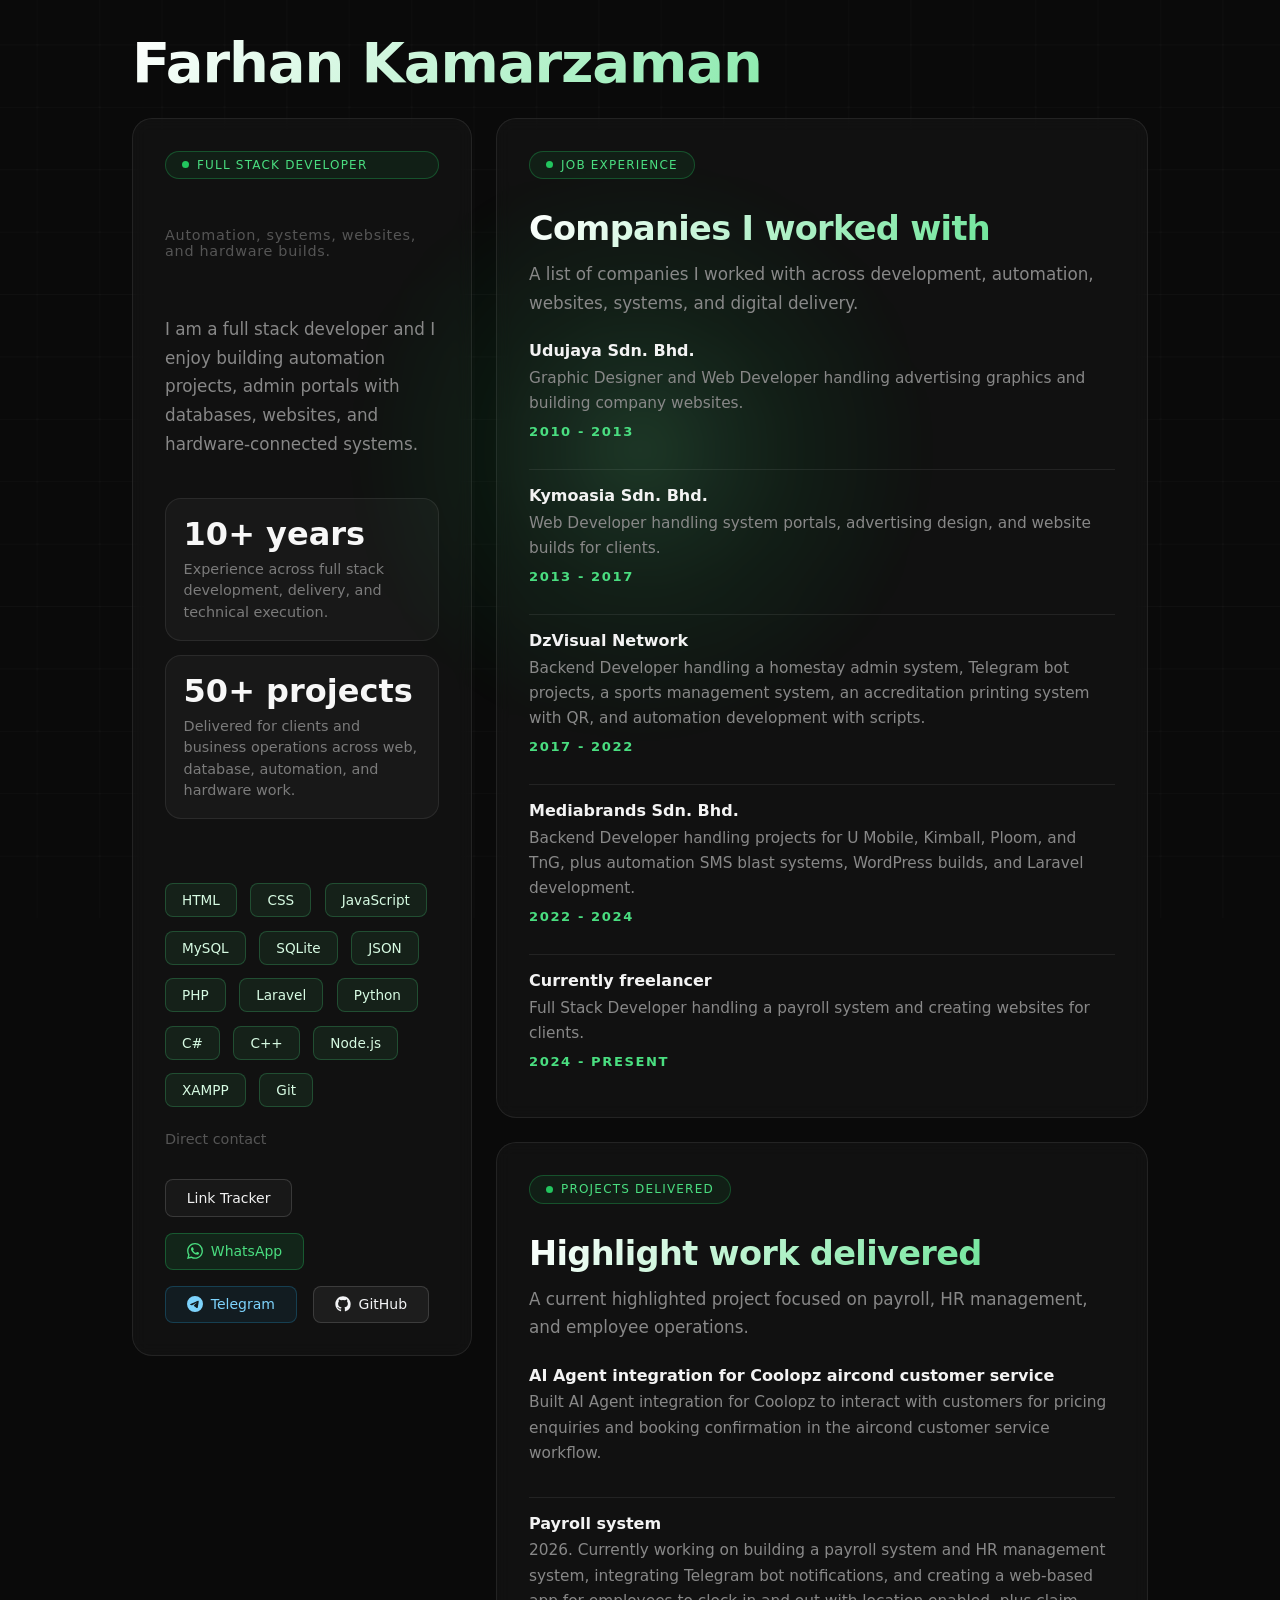
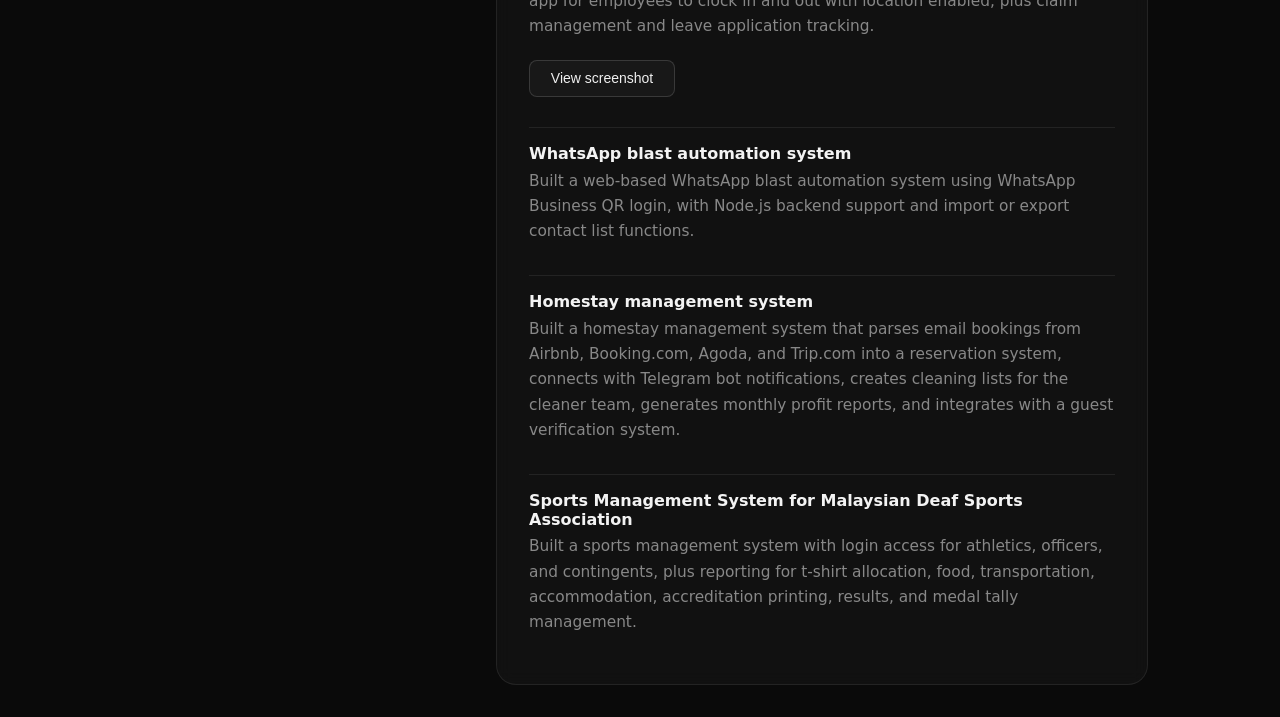
<file: index.html>
<!DOCTYPE html>
<html lang="en">
<head>
    <meta charset="UTF-8">
    <meta name="viewport" content="width=device-width, initial-scale=1.0">
    <title>Farhan Kamarzaman | Full Stack Developer</title>
    <link rel="stylesheet" href="styles.css">
</head>
<body>
    <div class="bg-grid"></div>
    <div class="glow"></div>

    <div class="page-shell single-page-shell">
        <header class="single-page-header">
            <h1>Farhan Kamarzaman</h1>
        </header>

        <main class="single-layout" aria-label="Farhan Kamarzaman profile">
            <aside class="page-panel sidebar-panel">
                <p class="status-badge"><span class="dot"></span>Full Stack Developer</p>
                <p class="domain">Automation, systems, websites, and hardware builds.</p>

                <p class="description sidebar-description">
                    I am a full stack developer and I enjoy building automation projects, admin portals with databases, websites, and hardware-connected systems.
                </p>

                <div class="sidebar-facts" aria-label="Professional highlights">
                    <div class="stat-chip">
                        <span class="stat-value">10+ years</span>
                        <span class="stat-label">Experience across full stack development, delivery, and technical execution.</span>
                    </div>
                    <div class="stat-chip">
                        <span class="stat-value">50+ projects</span>
                        <span class="stat-label">Delivered for clients and business operations across web, database, automation, and hardware work.</span>
                    </div>
                </div>

                <div class="skills-tags sidebar-skills" aria-label="Skills">
                    <span class="tag skill-tag">HTML</span>
                    <span class="tag skill-tag">CSS</span>
                    <span class="tag skill-tag">JavaScript</span>
                    <span class="tag skill-tag">MySQL</span>
                    <span class="tag skill-tag">SQLite</span>
                    <span class="tag skill-tag">JSON</span>
                    <span class="tag skill-tag">PHP</span>
                    <span class="tag skill-tag">Laravel</span>
                    <span class="tag skill-tag">Python</span>
                    <span class="tag skill-tag">C#</span>
                    <span class="tag skill-tag">C++</span>
                    <span class="tag skill-tag">Node.js</span>
                    <span class="tag skill-tag">XAMPP</span>
                    <span class="tag skill-tag">Git</span>
                </div>

                <p class="contact sidebar-contact">Direct contact</p>
                <div class="social-buttons sidebar-actions">
                    <a href="links/" class="btn btn-outline">Link Tracker</a>
                    <a href="https://wa.me/60107744530" target="_blank" rel="noopener noreferrer" class="btn btn-whatsapp">
                        <svg width="16" height="16" viewBox="0 0 24 24" fill="currentColor"><path d="M17.472 14.382c-.297-.149-1.758-.867-2.03-.967-.273-.099-.471-.148-.67.15-.197.297-.767.966-.94 1.164-.173.199-.347.223-.644.075-.297-.15-1.255-.463-2.39-1.475-.883-.788-1.48-1.761-1.653-2.059-.173-.297-.018-.458.13-.606.134-.133.298-.347.446-.52.149-.174.198-.298.298-.497.099-.198.05-.371-.025-.52-.075-.149-.669-1.612-.916-2.207-.242-.579-.487-.5-.669-.51-.173-.008-.371-.01-.57-.01-.198 0-.52.074-.792.372-.272.297-1.04 1.016-1.04 2.479 0 1.462 1.065 2.875 1.213 3.074.149.198 2.096 3.2 5.077 4.487.709.306 1.262.489 1.694.625.712.227 1.36.195 1.871.118.571-.085 1.758-.719 2.006-1.413.248-.694.248-1.289.173-1.413-.074-.124-.272-.198-.57-.347m-5.421 7.403h-.004a9.87 9.87 0 01-5.031-1.378l-.361-.214-3.741.982.998-3.648-.235-.374a9.86 9.86 0 01-1.51-5.26c.001-5.45 4.436-9.884 9.888-9.884 2.64 0 5.122 1.03 6.988 2.898a9.825 9.825 0 012.893 6.994c-.003 5.45-4.437 9.884-9.885 9.884m8.413-18.297A11.815 11.815 0 0012.05 0C5.495 0 .16 5.335.157 11.892c0 2.096.547 4.142 1.588 5.945L.057 24l6.305-1.654a11.882 11.882 0 005.683 1.448h.005c6.554 0 11.89-5.335 11.893-11.893a11.821 11.821 0 00-3.48-8.413z"/></svg>
                        WhatsApp
                    </a>
                    <a href="https://t.me/farhankamarzaman" target="_blank" rel="noopener noreferrer" class="btn btn-telegram">
                        <svg width="16" height="16" viewBox="0 0 24 24" fill="currentColor"><path d="M11.944 0A12 12 0 0 0 0 12a12 12 0 0 0 12 12 12 12 0 0 0 12-12A12 12 0 0 0 12 0a12 12 0 0 0-.056 0zm4.962 7.224c.1-.002.321.023.465.14a.506.506 0 0 1 .171.325c.016.093.036.306.02.472-.18 1.898-.962 6.502-1.36 8.627-.168.9-.499 1.201-.82 1.23-.696.065-1.225-.46-1.9-.902-1.056-.693-1.653-1.124-2.678-1.8-1.185-.78-.417-1.21.258-1.91.177-.184 3.247-2.977 3.307-3.23.007-.032.014-.15-.056-.212s-.174-.041-.249-.024c-.106.024-1.793 1.14-5.061 3.345-.48.33-.913.49-1.302.48-.428-.008-1.252-.241-1.865-.44-.752-.245-1.349-.374-1.297-.789.027-.216.325-.437.893-.663 3.498-1.524 5.83-2.529 6.998-3.014 3.332-1.386 4.025-1.627 4.476-1.635z"/></svg>
                        Telegram
                    </a>
                    <a href="https://github.com/mfarhanka" target="_blank" rel="noopener noreferrer" class="btn btn-github">
                        <svg width="16" height="16" viewBox="0 0 24 24" fill="currentColor" aria-hidden="true"><path d="M12 .5C5.65.5.5 5.65.5 12c0 5.08 3.29 9.39 7.86 10.91.58.11.79-.25.79-.56 0-.28-.01-1.19-.02-2.15-3.2.7-3.88-1.36-3.88-1.36-.52-1.33-1.28-1.68-1.28-1.68-1.05-.72.08-.7.08-.7 1.16.08 1.78 1.19 1.78 1.19 1.03 1.76 2.69 1.25 3.35.95.1-.75.4-1.25.72-1.54-2.55-.29-5.24-1.28-5.24-5.68 0-1.25.45-2.27 1.18-3.08-.12-.29-.51-1.46.11-3.04 0 0 .97-.31 3.16 1.18a10.9 10.9 0 0 1 5.75 0c2.19-1.49 3.16-1.18 3.16-1.18.62 1.58.23 2.75.11 3.04.73.81 1.18 1.83 1.18 3.08 0 4.41-2.69 5.39-5.26 5.67.41.36.78 1.08.78 2.19 0 1.58-.01 2.86-.01 3.25 0 .31.21.68.8.56A11.51 11.51 0 0 0 23.5 12C23.5 5.65 18.35.5 12 .5z"/></svg>
                        GitHub
                    </a>
                </div>
            </aside>

            <section class="page-main single-main">
                <section class="page-panel">
                    <p class="status-badge"><span class="dot"></span>Job Experience</p>
                    <h2 class="section-heading">Companies I worked with</h2>
                    <p class="page-description">
                        A list of companies I worked with across development, automation, websites, systems, and digital delivery.
                    </p>

                    <div class="project-timeline" aria-label="Companies worked with and year">
                        <article class="timeline-item">
                            <p class="timeline-year">2010 - 2013</p>
                            <div>
                                <h3 class="timeline-title">Udujaya Sdn. Bhd.</h3>
                                <p class="timeline-text">Graphic Designer and Web Developer handling advertising graphics and building company websites.</p>
                            </div>
                        </article>
                        <article class="timeline-item">
                            <p class="timeline-year">2013 - 2017</p>
                            <div>
                                <h3 class="timeline-title">Kymoasia Sdn. Bhd.</h3>
                                <p class="timeline-text">Web Developer handling system portals, advertising design, and website builds for clients.</p>
                            </div>
                        </article>
                        <article class="timeline-item">
                            <p class="timeline-year">2017 - 2022</p>
                            <div>
                                <h3 class="timeline-title">DzVisual Network</h3>
                                <p class="timeline-text">Backend Developer handling a homestay admin system, Telegram bot projects, a sports management system, an accreditation printing system with QR, and automation development with scripts.</p>
                            </div>
                        </article>
                        <article class="timeline-item">
                            <p class="timeline-year">2022 - 2024</p>
                            <div>
                                <h3 class="timeline-title">Mediabrands Sdn. Bhd.</h3>
                                <p class="timeline-text">Backend Developer handling projects for U Mobile, Kimball, Ploom, and TnG, plus automation SMS blast systems, WordPress builds, and Laravel development.</p>
                            </div>
                        </article>
                        <article class="timeline-item">
                            <p class="timeline-year">2024 - Present</p>
                            <div>
                                <h3 class="timeline-title">Currently freelancer</h3>
                                <p class="timeline-text">Full Stack Developer handling a payroll system and creating websites for clients.</p>
                            </div>
                        </article>
                    </div>
                </section>

                <section class="page-panel">
                    <p class="status-badge"><span class="dot"></span>Projects Delivered</p>
                    <h2 class="section-heading">Highlight work delivered</h2>
                    <p class="page-description">
                        A current highlighted project focused on payroll, HR management, and employee operations.
                    </p>

                    <div class="project-timeline" aria-label="Highlight work delivered">
                        <article class="timeline-item">
                            <div>
                                <h3 class="timeline-title">AI Agent integration for Coolopz aircond customer service</h3>
                                <p class="timeline-text">Built AI Agent integration for Coolopz to interact with customers for pricing enquiries and booking confirmation in the aircond customer service workflow.</p>
                            </div>
                        </article>
                        <article class="timeline-item">
                            <div>
                                <h3 class="timeline-title">Payroll system</h3>
                                <p class="timeline-text">2026. Currently working on building a payroll system and HR management system, integrating Telegram bot notifications, and creating a web-based app for employees to clock in and out with location enabled, plus claim management and leave application tracking.</p>
                                <div class="project-actions">
                                    <button class="btn btn-outline" type="button" data-modal-target="#screenshot-modal">View screenshot</button>
                                </div>
                            </div>
                        </article>
                        <article class="timeline-item">
                            <div>
                                <h3 class="timeline-title">WhatsApp blast automation system</h3>
                                <p class="timeline-text">Built a web-based WhatsApp blast automation system using WhatsApp Business QR login, with Node.js backend support and import or export contact list functions.</p>
                            </div>
                        </article>
                        <article class="timeline-item">
                            <div>
                                <h3 class="timeline-title">Homestay management system</h3>
                                <p class="timeline-text">Built a homestay management system that parses email bookings from Airbnb, Booking.com, Agoda, and Trip.com into a reservation system, connects with Telegram bot notifications, creates cleaning lists for the cleaner team, generates monthly profit reports, and integrates with a guest verification system.</p>
                            </div>
                        </article>
                        <article class="timeline-item">
                            <div>
                                <h3 class="timeline-title">Sports Management System for Malaysian Deaf Sports Association</h3>
                                <p class="timeline-text">Built a sports management system with login access for athletics, officers, and contingents, plus reporting for t-shirt allocation, food, transportation, accommodation, accreditation printing, results, and medal tally management.</p>
                            </div>
                        </article>
                    </div>
                </section>
            </section>
        </main>
    </div>

    <div class="screenshot-modal" id="screenshot-modal" aria-hidden="true" data-modal>
        <div class="screenshot-modal__panel" role="dialog" aria-modal="true" aria-labelledby="screenshot-modal-title">
            <div class="screenshot-modal__header">
                <div>
                    <p class="status-badge screenshot-modal__badge"><span class="dot"></span>Project Screenshots</p>
                    <h2 id="screenshot-modal-title">Payroll system previews</h2>
                </div>
                <button class="screenshot-modal__close" type="button" aria-label="Close screenshot" data-modal-close>
                    <span aria-hidden="true">&times;</span>
                </button>
            </div>
            <div class="screenshot-modal__body">
                <div class="screenshot-modal__gallery">
                    <figure class="screenshot-modal__card">
                        <img class="screenshot-modal__image" src="screenshot-preview.svg" alt="Payroll system dashboard overview">
                        <figcaption class="screenshot-modal__caption">Dashboard overview</figcaption>
                    </figure>
                    <figure class="screenshot-modal__card">
                        <img class="screenshot-modal__image" src="screenshot-preview-2.svg" alt="Payroll system HR and leave management view">
                        <figcaption class="screenshot-modal__caption">HR and leave management</figcaption>
                    </figure>
                    <figure class="screenshot-modal__card">
                        <img class="screenshot-modal__image" src="screenshot-preview-3.svg" alt="Payroll system employee attendance and claims view">
                        <figcaption class="screenshot-modal__caption">Attendance and claims</figcaption>
                    </figure>
                </div>
            </div>
        </div>
    </div>

    <script src="background.js"></script>
</body>
</html>
</file>
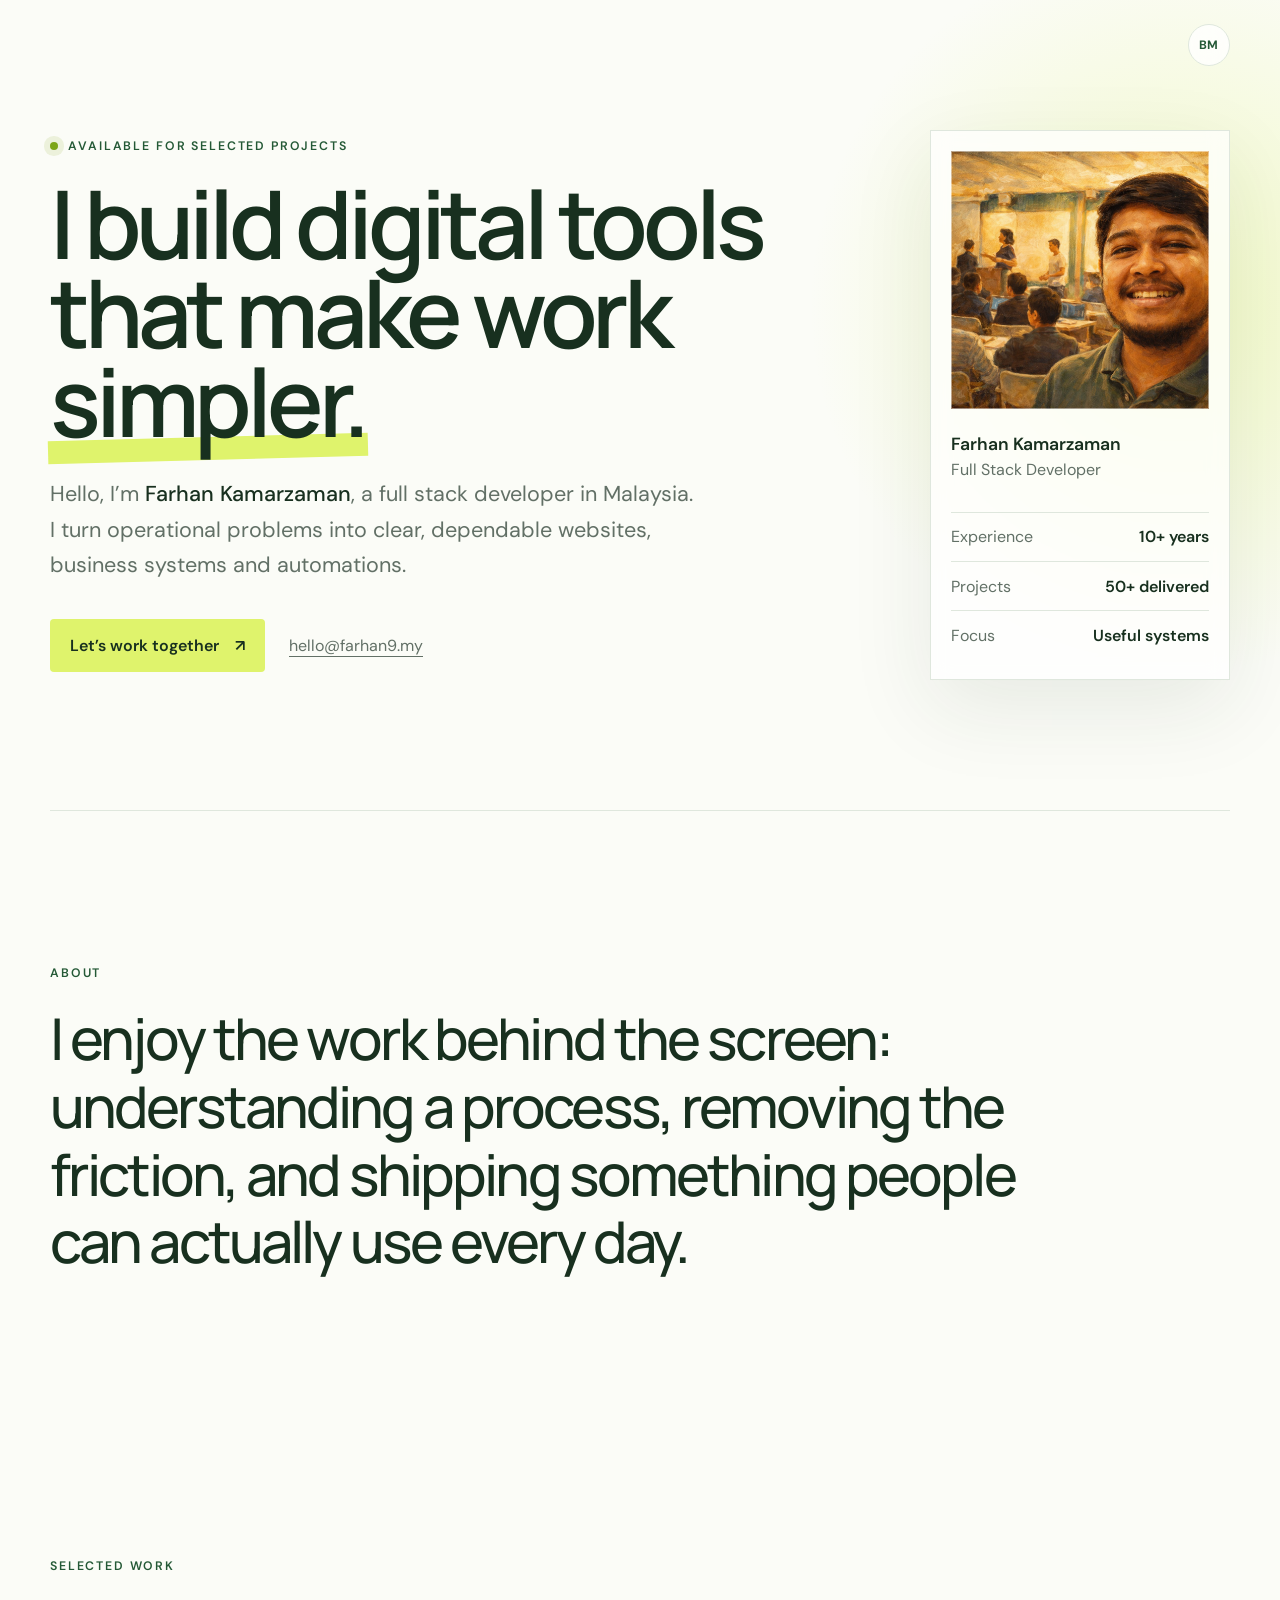
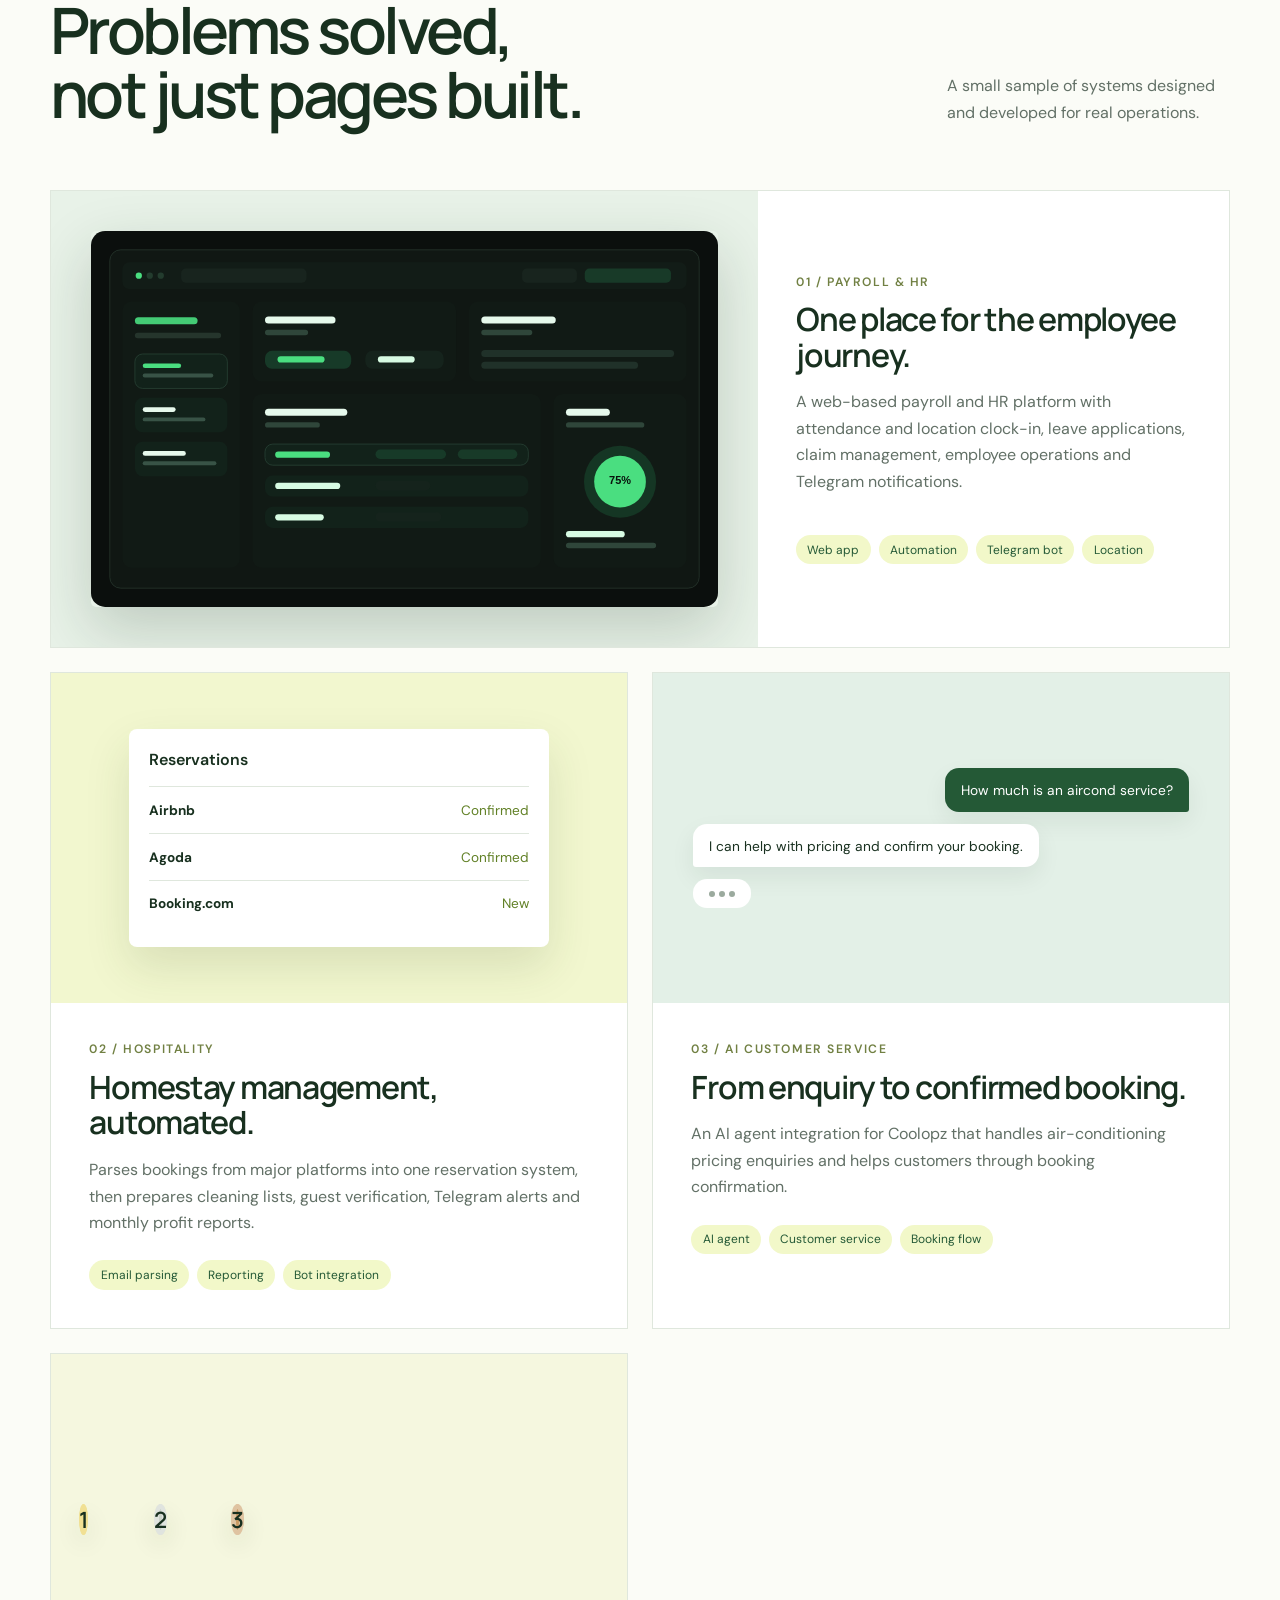
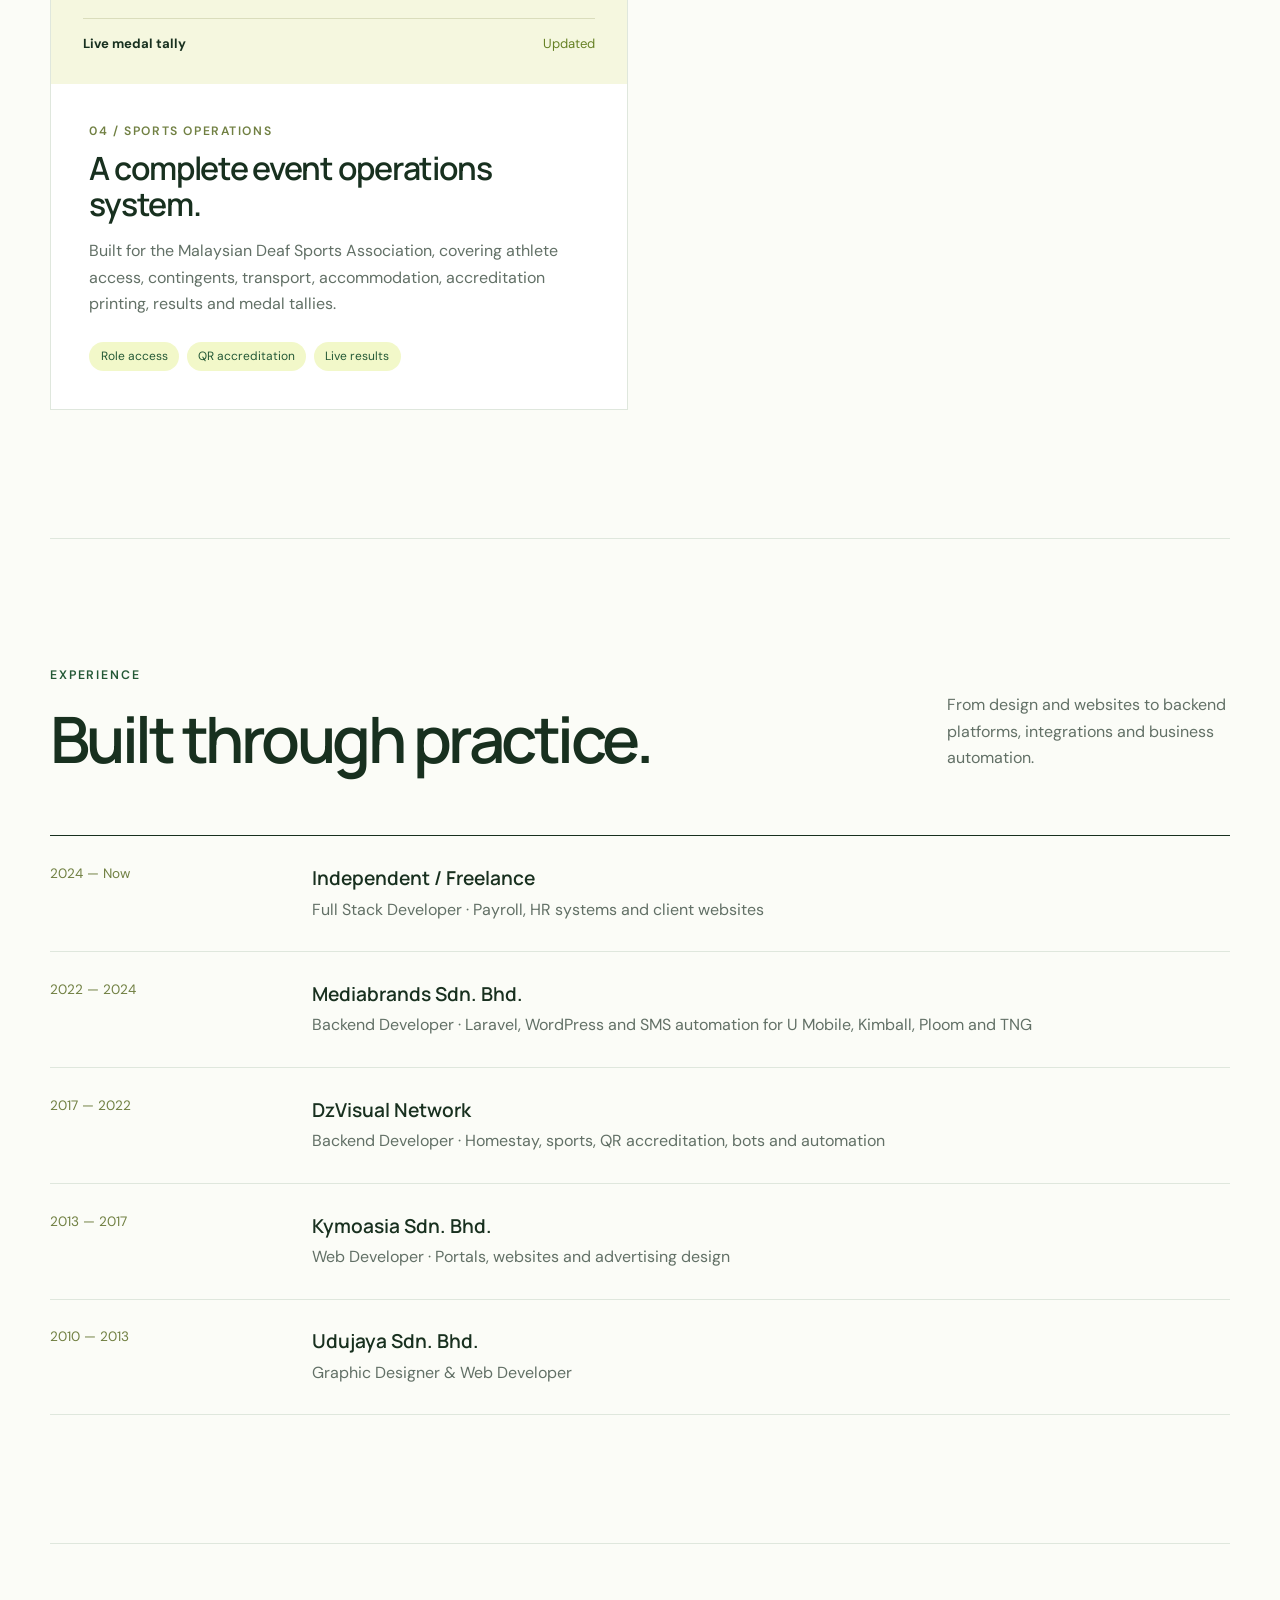
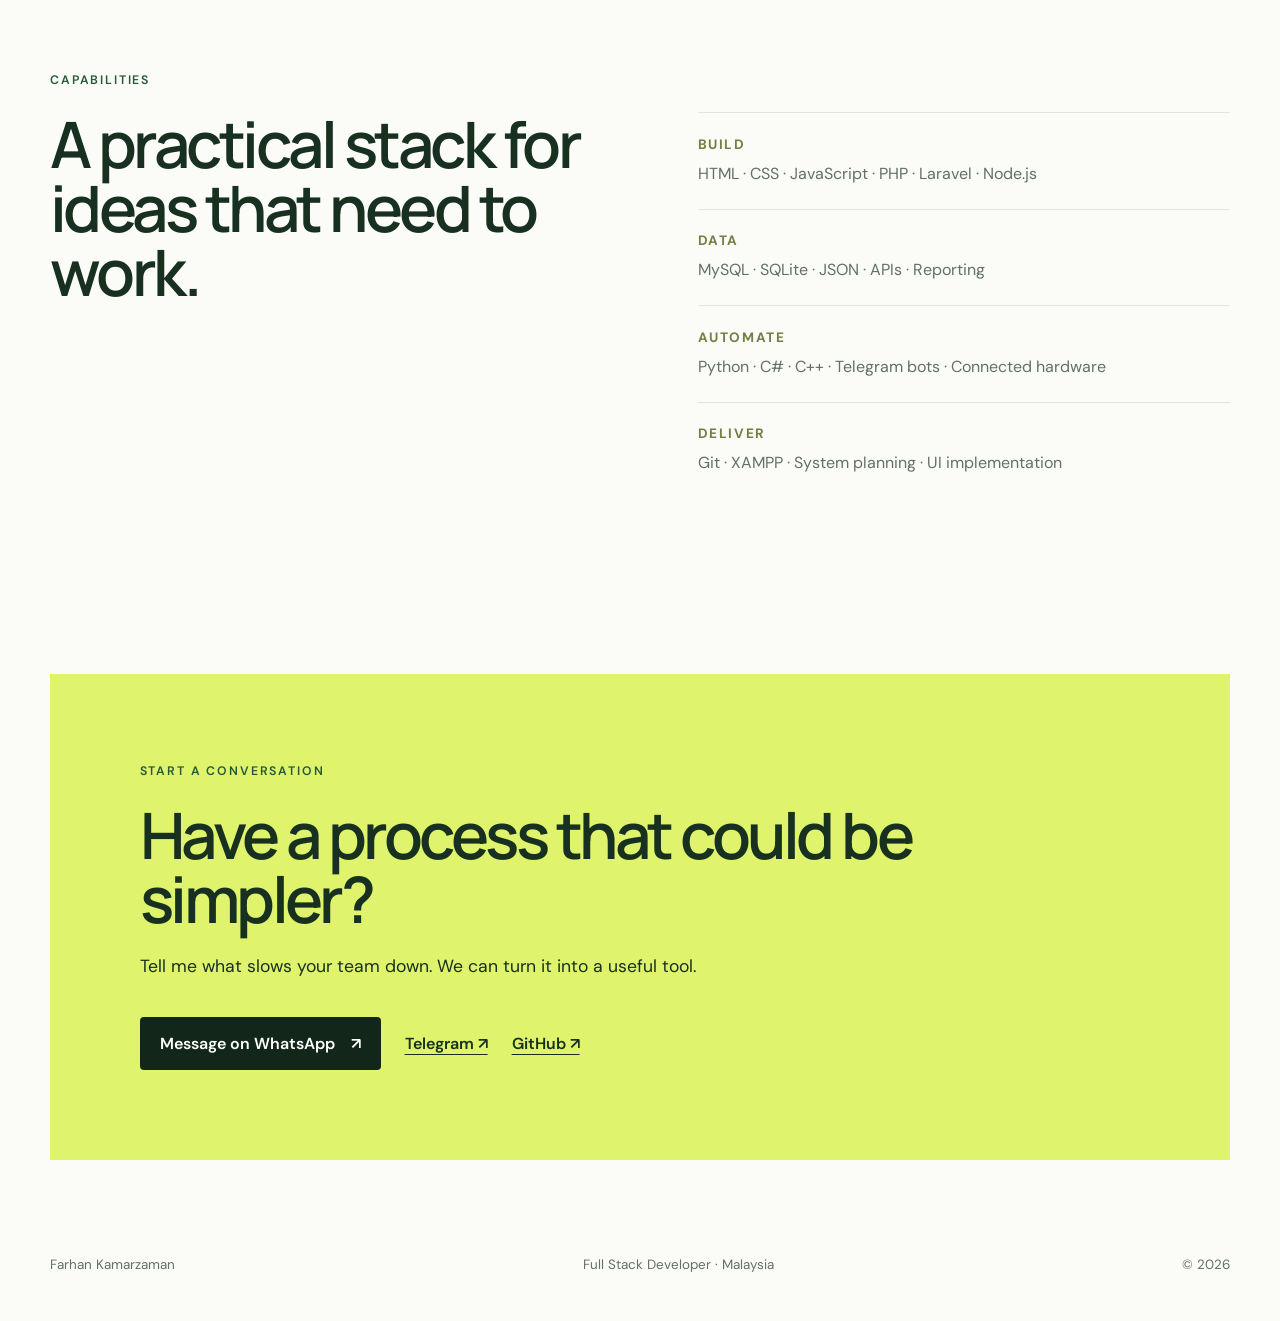
<file: v3/index.html>
<!doctype html>
<html lang="en">
<head>
    <meta charset="utf-8">
    <meta name="viewport" content="width=device-width, initial-scale=1">
    <meta name="description" content="Farhan Kamarzaman — full stack developer building useful web systems, automation and connected tools.">
    <title>Farhan Kamarzaman — Full Stack Developer</title>
    <link rel="stylesheet" href="styles.css">
</head>
<body>
    <a class="language-switch" href="bm/" lang="ms" hreflang="ms" aria-label="Lihat versi Bahasa Melayu">BM</a>
    <main>
        <section class="hero wrap" aria-labelledby="intro-title">
            <div class="hero-copy reveal">
                <p class="eyebrow"><span></span> Available for selected projects</p>
                <h1 id="intro-title">I build digital tools that make work <em>simpler.</em></h1>
                <p class="intro">Hello, I’m <strong>Farhan Kamarzaman</strong>, a full stack developer in Malaysia. I turn operational problems into clear, dependable websites, business systems and automations.</p>
                <div class="hero-actions">
                    <a class="button primary" href="https://wa.me/60107744530" target="_blank" rel="noopener noreferrer">Let’s work together <span aria-hidden="true">↗</span></a>
                    <a class="text-link" href="mailto:hello@farhan9.my">hello@farhan9.my</a>
                </div>
            </div>

            <aside class="profile-card reveal" aria-label="Profile summary">
                <div class="profile-photo">
                    <img src="assets/farhan-kamarzaman.png" alt="Farhan Kamarzaman smiling in a workshop setting">
                </div>
                <div>
                    <p class="profile-name">Farhan Kamarzaman</p>
                    <p class="profile-role">Full Stack Developer</p>
                </div>
                <dl class="quick-facts">
                    <div><dt>Experience</dt><dd>10+ years</dd></div>
                    <div><dt>Projects</dt><dd>50+ delivered</dd></div>
                    <div><dt>Focus</dt><dd>Useful systems</dd></div>
                </dl>
            </aside>
        </section>

        <section class="statement wrap reveal" aria-label="About Farhan">
            <p class="section-label">About</p>
            <p class="big-statement">I enjoy the work behind the screen: understanding a process, removing the friction, and shipping something people can actually use every day.</p>
        </section>

        <section class="work wrap" aria-labelledby="work-title">
            <div class="section-head reveal">
                <div>
                    <p class="section-label">Selected work</p>
                    <h2 id="work-title">Problems solved,<br>not just pages built.</h2>
                </div>
                <p>A small sample of systems designed and developed for real operations.</p>
            </div>

            <div class="projects">
                <article class="project feature reveal">
                    <div class="project-visual payroll-visual">
                        <img src="../screenshot-preview.svg" alt="Payroll and HR system dashboard preview">
                    </div>
                    <div class="project-copy">
                        <p class="project-number">01 / Payroll &amp; HR</p>
                        <h3>One place for the employee journey.</h3>
                        <p>A web-based payroll and HR platform with attendance and location clock-in, leave applications, claim management, employee operations and Telegram notifications.</p>
                        <ul class="tags" aria-label="Project technologies">
                            <li>Web app</li><li>Automation</li><li>Telegram bot</li><li>Location</li>
                        </ul>
                    </div>
                </article>

                <article class="project reveal">
                    <div class="project-visual homestay-visual" aria-hidden="true">
                        <div class="mini-window">
                            <span class="window-title">Reservations</span>
                            <div class="booking"><b>Airbnb</b><span>Confirmed</span></div>
                            <div class="booking"><b>Agoda</b><span>Confirmed</span></div>
                            <div class="booking"><b>Booking.com</b><span>New</span></div>
                        </div>
                    </div>
                    <div class="project-copy">
                        <p class="project-number">02 / Hospitality</p>
                        <h3>Homestay management, automated.</h3>
                        <p>Parses bookings from major platforms into one reservation system, then prepares cleaning lists, guest verification, Telegram alerts and monthly profit reports.</p>
                        <ul class="tags"><li>Email parsing</li><li>Reporting</li><li>Bot integration</li></ul>
                    </div>
                </article>

                <article class="project reveal">
                    <div class="project-visual ai-visual" aria-hidden="true">
                        <div class="chat-bubble customer">How much is an aircond service?</div>
                        <div class="chat-bubble agent">I can help with pricing and confirm your booking.</div>
                        <div class="typing"><i></i><i></i><i></i></div>
                    </div>
                    <div class="project-copy">
                        <p class="project-number">03 / AI customer service</p>
                        <h3>From enquiry to confirmed booking.</h3>
                        <p>An AI agent integration for Coolopz that handles air-conditioning pricing enquiries and helps customers through booking confirmation.</p>
                        <ul class="tags"><li>AI agent</li><li>Customer service</li><li>Booking flow</li></ul>
                    </div>
                </article>

                <article class="project reveal">
                    <div class="project-visual sport-visual" aria-hidden="true">
                        <div class="medal gold">1</div><div class="medal silver">2</div><div class="medal bronze">3</div>
                        <div class="score-line"><b>Live medal tally</b><span>Updated</span></div>
                    </div>
                    <div class="project-copy">
                        <p class="project-number">04 / Sports operations</p>
                        <h3>A complete event operations system.</h3>
                        <p>Built for the Malaysian Deaf Sports Association, covering athlete access, contingents, transport, accommodation, accreditation printing, results and medal tallies.</p>
                        <ul class="tags"><li>Role access</li><li>QR accreditation</li><li>Live results</li></ul>
                    </div>
                </article>
            </div>
        </section>

        <section class="experience wrap" aria-labelledby="experience-title">
            <div class="section-head reveal">
                <div><p class="section-label">Experience</p><h2 id="experience-title">Built through practice.</h2></div>
                <p>From design and websites to backend platforms, integrations and business automation.</p>
            </div>
            <div class="timeline">
                <article class="reveal"><time>2024 — Now</time><div><h3>Independent / Freelance</h3><p>Full Stack Developer · Payroll, HR systems and client websites</p></div></article>
                <article class="reveal"><time>2022 — 2024</time><div><h3>Mediabrands Sdn. Bhd.</h3><p>Backend Developer · Laravel, WordPress and SMS automation for U Mobile, Kimball, Ploom and TNG</p></div></article>
                <article class="reveal"><time>2017 — 2022</time><div><h3>DzVisual Network</h3><p>Backend Developer · Homestay, sports, QR accreditation, bots and automation</p></div></article>
                <article class="reveal"><time>2013 — 2017</time><div><h3>Kymoasia Sdn. Bhd.</h3><p>Web Developer · Portals, websites and advertising design</p></div></article>
                <article class="reveal"><time>2010 — 2013</time><div><h3>Udujaya Sdn. Bhd.</h3><p>Graphic Designer &amp; Web Developer</p></div></article>
            </div>
        </section>

        <section class="skills wrap reveal" aria-labelledby="skills-title">
            <p class="section-label">Capabilities</p>
            <div class="skills-layout">
                <h2 id="skills-title">A practical stack for ideas that need to work.</h2>
                <div class="skill-groups">
                    <div><h3>Build</h3><p>HTML · CSS · JavaScript · PHP · Laravel · Node.js</p></div>
                    <div><h3>Data</h3><p>MySQL · SQLite · JSON · APIs · Reporting</p></div>
                    <div><h3>Automate</h3><p>Python · C# · C++ · Telegram bots · Connected hardware</p></div>
                    <div><h3>Deliver</h3><p>Git · XAMPP · System planning · UI implementation</p></div>
                </div>
            </div>
        </section>

        <section class="contact wrap reveal" aria-labelledby="contact-title">
            <p class="section-label">Start a conversation</p>
            <h2 id="contact-title">Have a process that could be simpler?</h2>
            <p>Tell me what slows your team down. We can turn it into a useful tool.</p>
            <div class="contact-links">
                <a class="button dark" href="https://wa.me/60107744530" target="_blank" rel="noopener noreferrer">Message on WhatsApp <span>↗</span></a>
                <a href="https://t.me/farhankamarzaman" target="_blank" rel="noopener noreferrer">Telegram ↗</a>
                <a href="https://github.com/mfarhanka" target="_blank" rel="noopener noreferrer">GitHub ↗</a>
            </div>
        </section>
    </main>

    <footer class="wrap">
        <p>Farhan Kamarzaman</p>
        <p>Full Stack Developer · Malaysia</p>
        <p>© <span id="year">2026</span></p>
    </footer>
    <script src="script.js"></script>
</body>
</html>
</file>
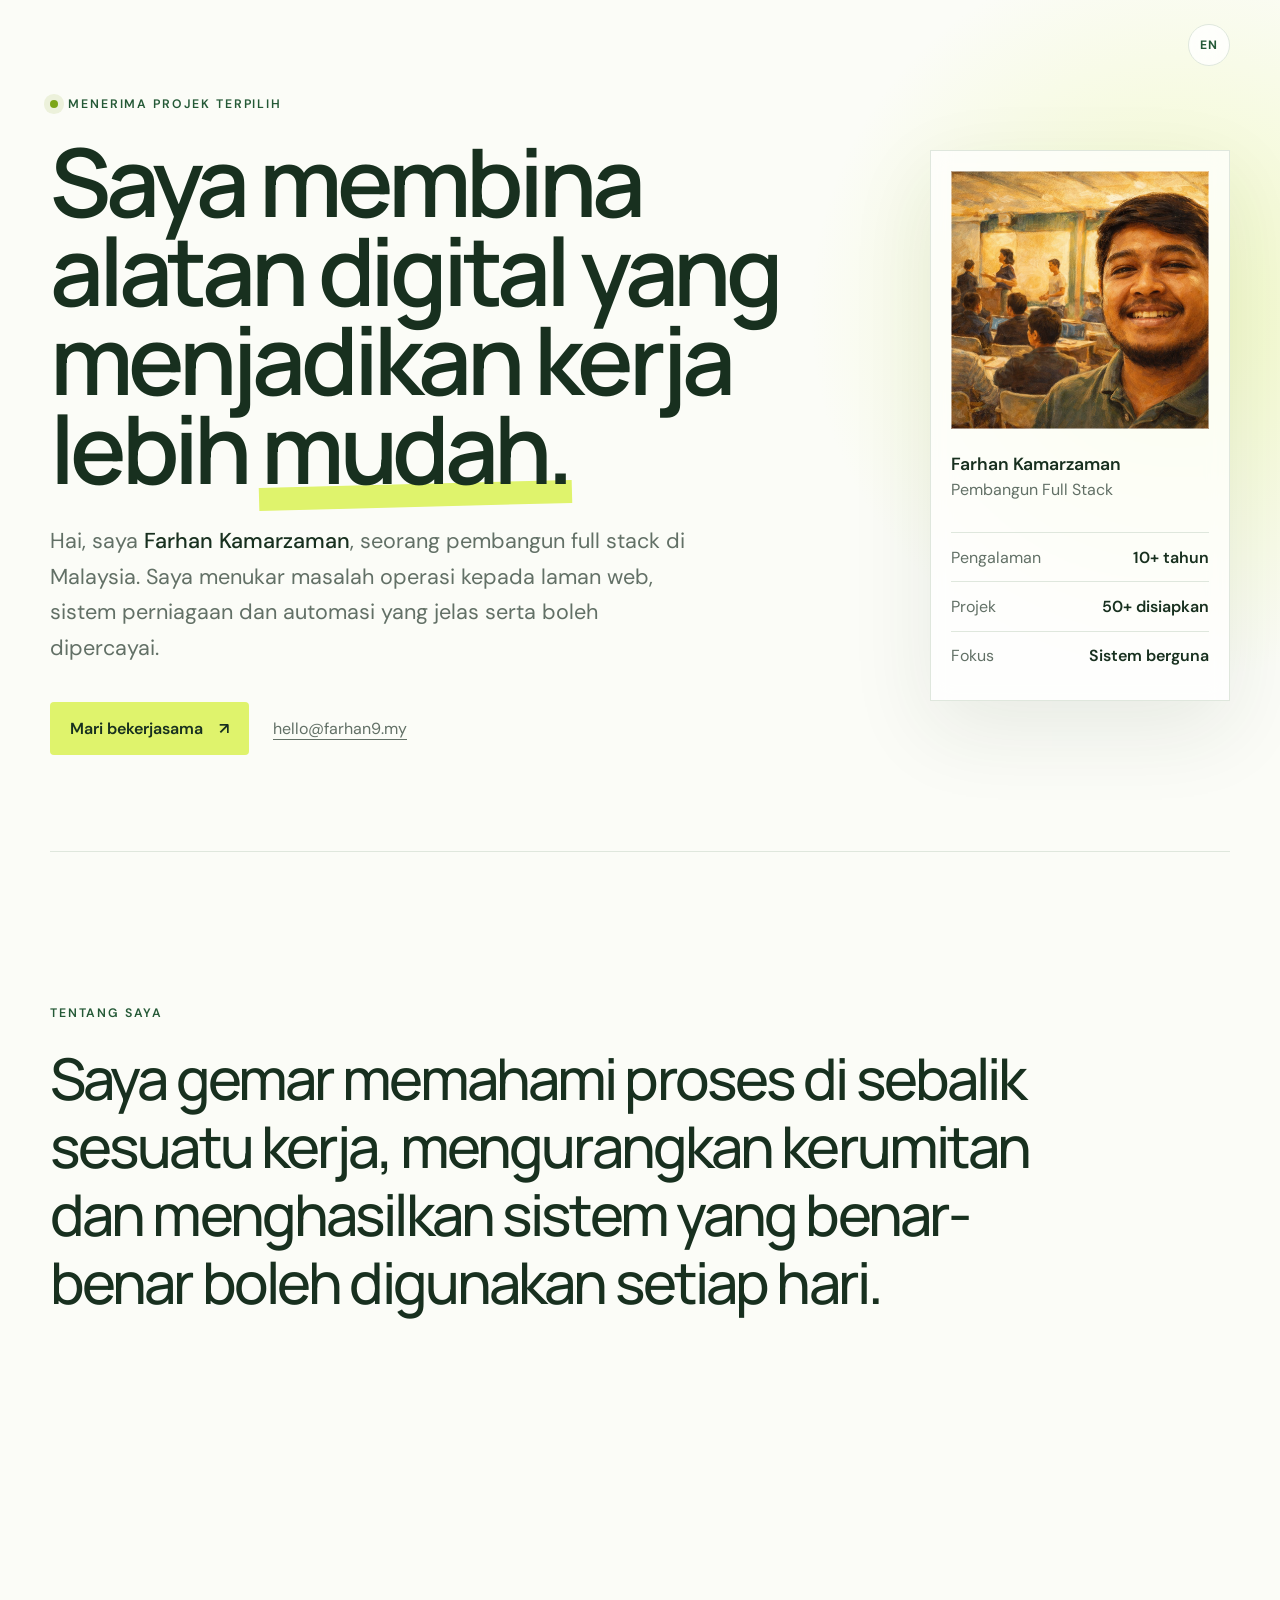
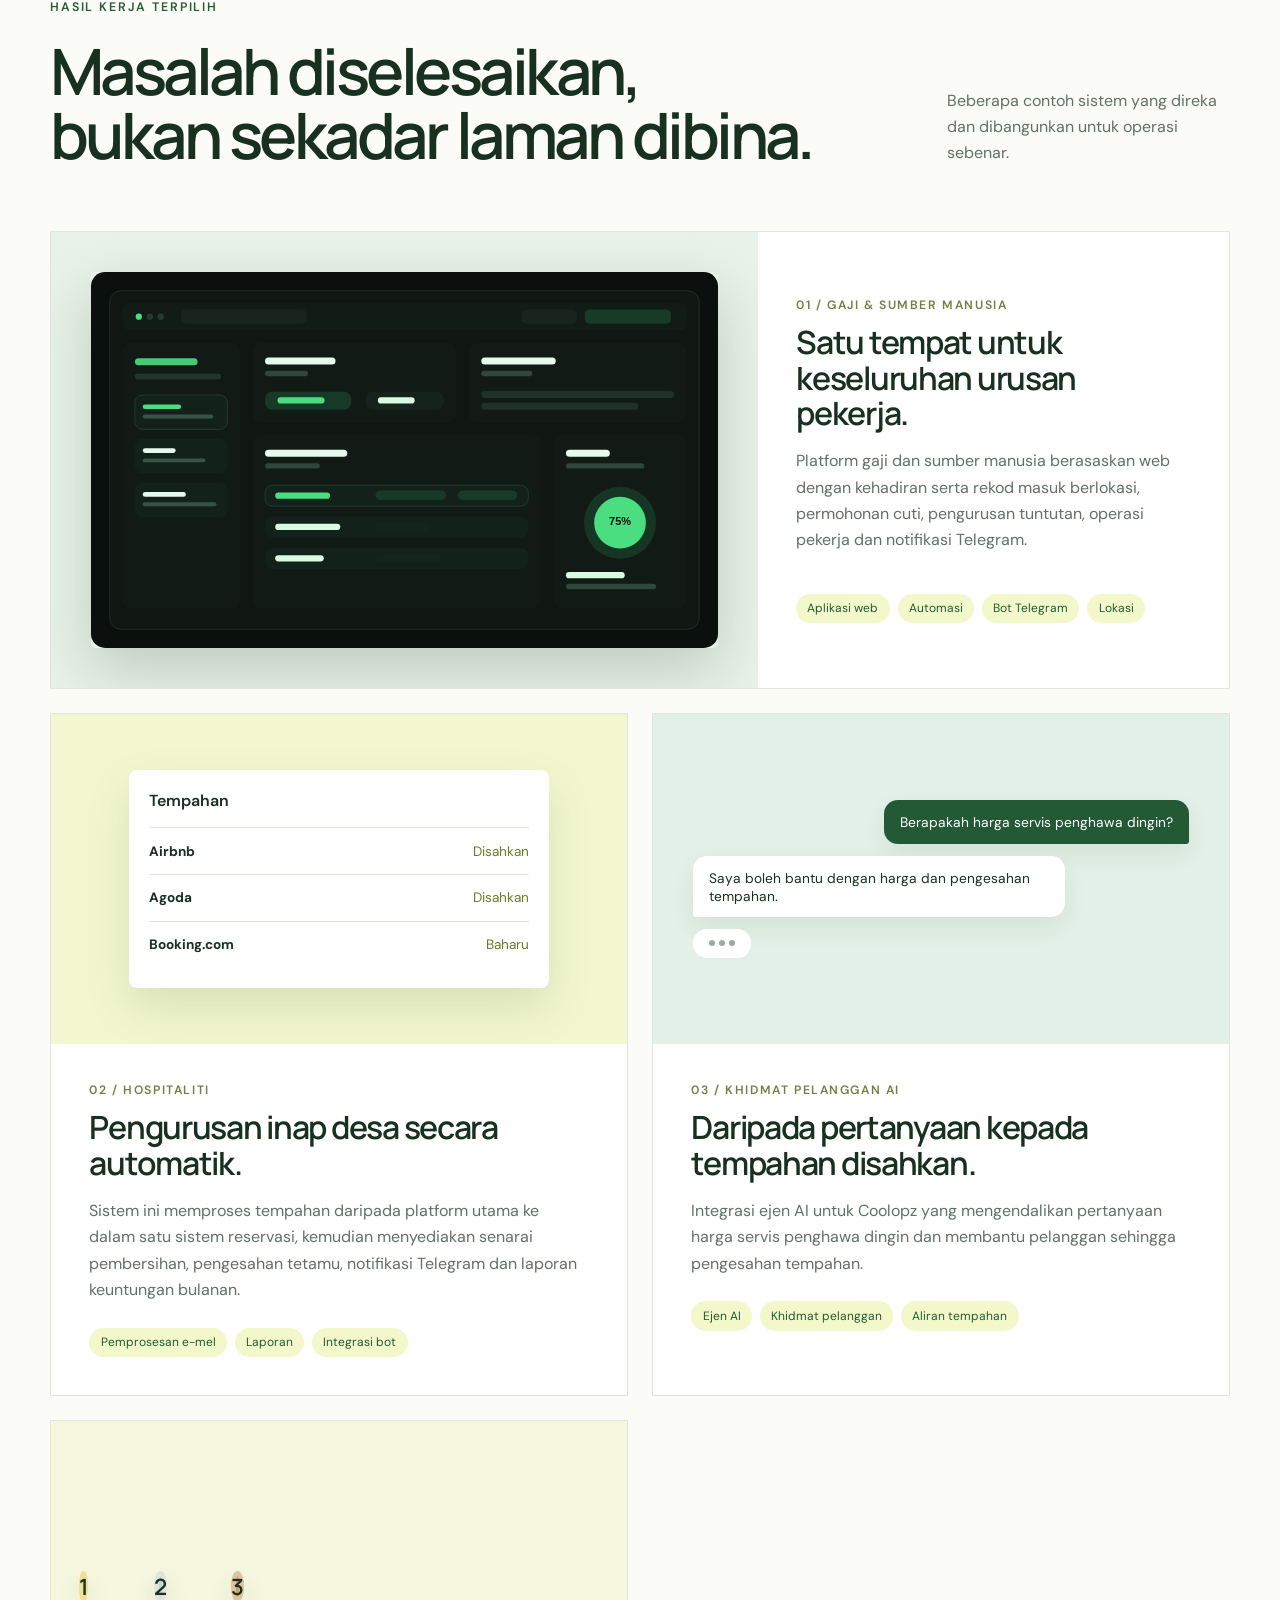
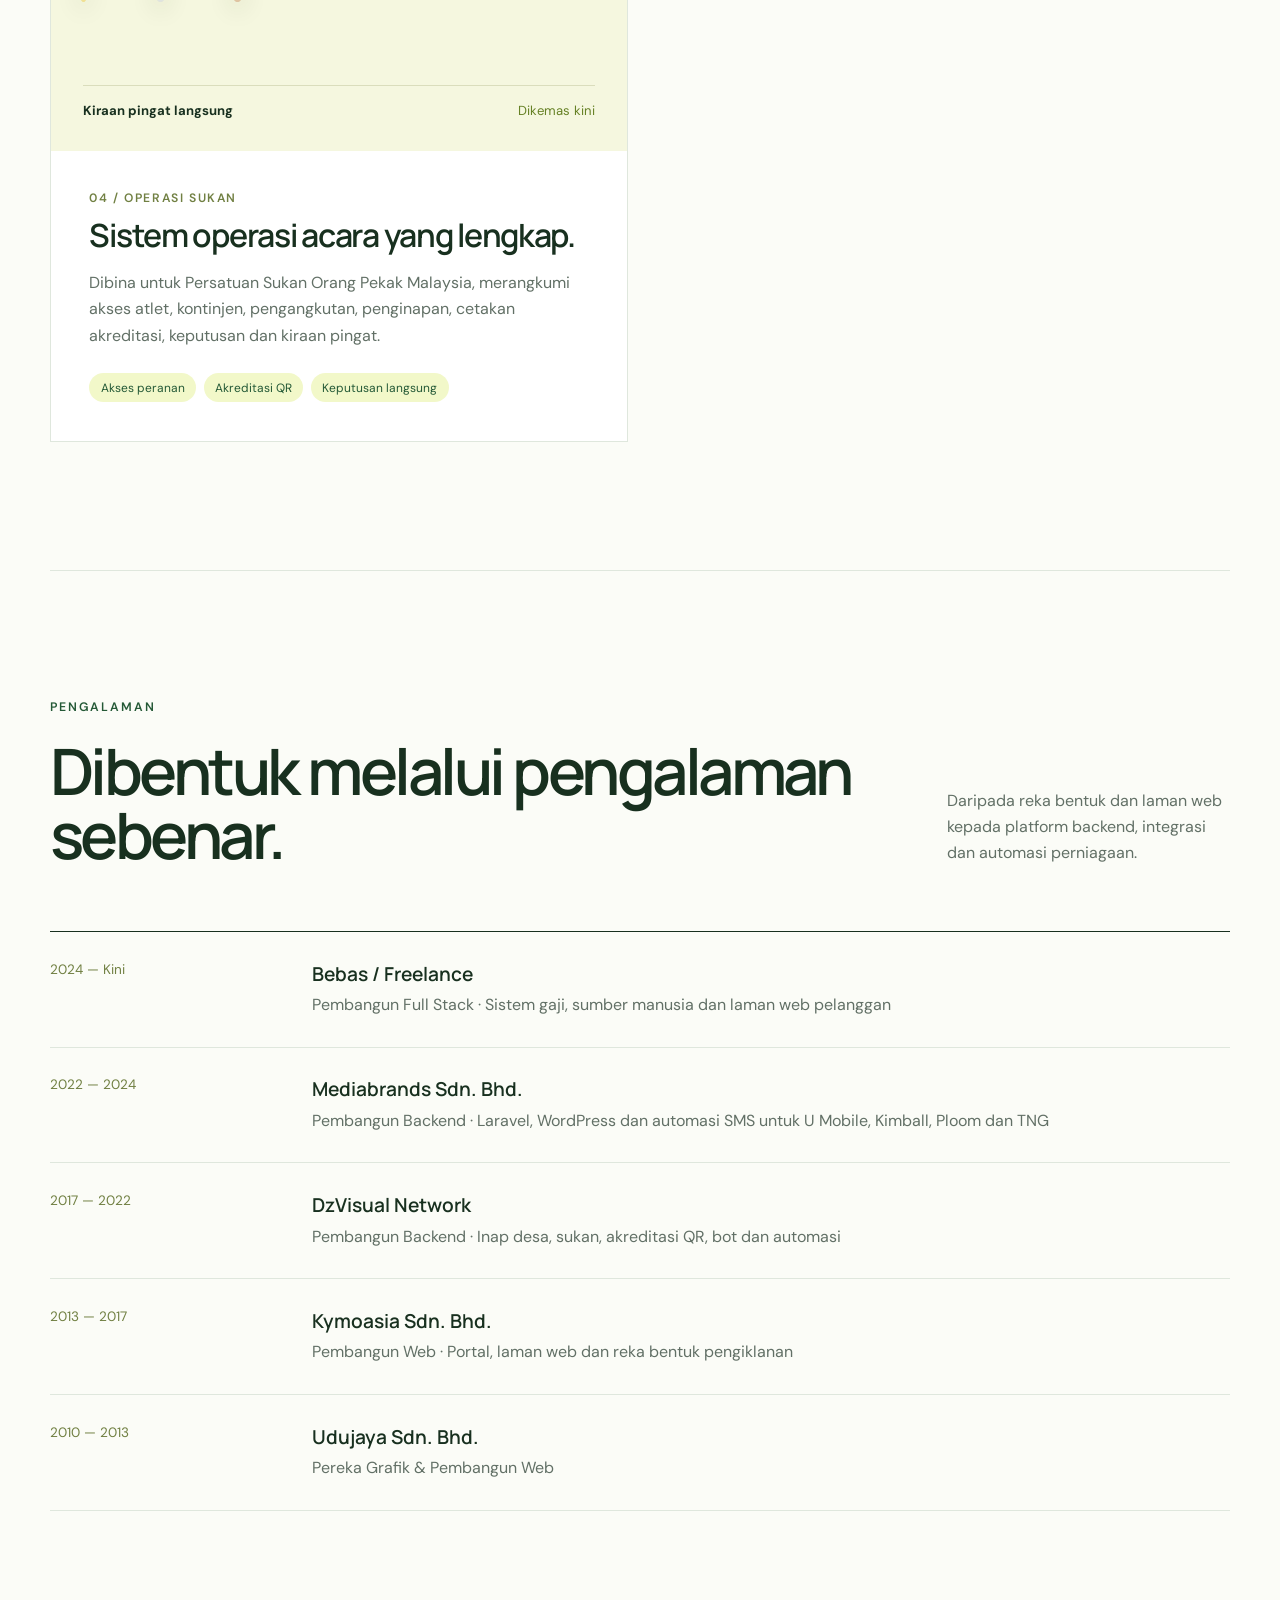
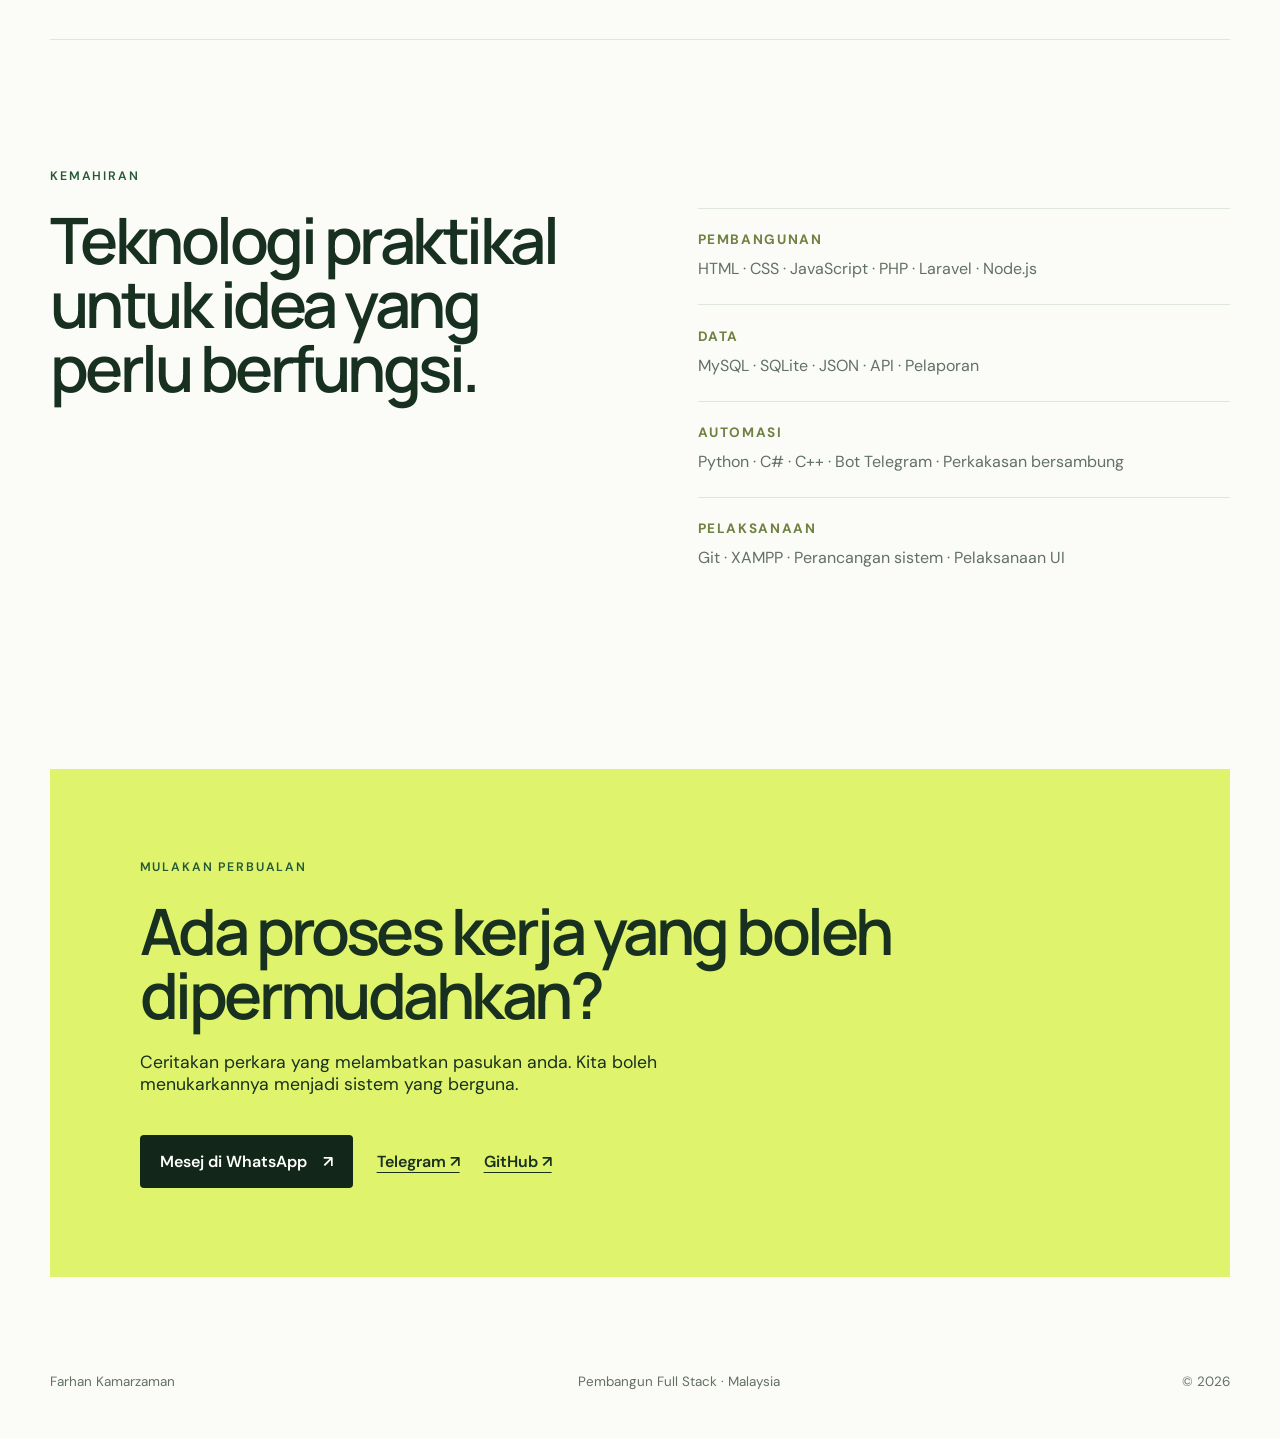
<file: v3/bm/index.html>
<!doctype html>
<html lang="ms">
<head>
    <meta charset="utf-8">
    <meta name="viewport" content="width=device-width, initial-scale=1">
    <meta name="description" content="Farhan Kamarzaman — pembangun full stack yang membina sistem web, automasi dan alatan digital yang berguna.">
    <title>Farhan Kamarzaman — Pembangun Full Stack</title>
    <link rel="stylesheet" href="../styles.css">
</head>
<body>
    <a class="language-switch" href="../" lang="en" hreflang="en" aria-label="View English version">EN</a>
    <main>
        <section class="hero wrap" aria-labelledby="intro-title">
            <div class="hero-copy reveal">
                <p class="eyebrow"><span></span> Menerima projek terpilih</p>
                <h1 id="intro-title">Saya membina alatan digital yang menjadikan kerja lebih <em>mudah.</em></h1>
                <p class="intro">Hai, saya <strong>Farhan Kamarzaman</strong>, seorang pembangun full stack di Malaysia. Saya menukar masalah operasi kepada laman web, sistem perniagaan dan automasi yang jelas serta boleh dipercayai.</p>
                <div class="hero-actions">
                    <a class="button primary" href="https://wa.me/60107744530" target="_blank" rel="noopener noreferrer">Mari bekerjasama <span aria-hidden="true">↗</span></a>
                    <a class="text-link" href="mailto:hello@farhan9.my">hello@farhan9.my</a>
                </div>
            </div>

            <aside class="profile-card reveal" aria-label="Ringkasan profil">
                <div class="profile-photo">
                    <img src="../assets/farhan-kamarzaman.png" alt="Farhan Kamarzaman tersenyum dalam suasana bengkel">
                </div>
                <div>
                    <p class="profile-name">Farhan Kamarzaman</p>
                    <p class="profile-role">Pembangun Full Stack</p>
                </div>
                <dl class="quick-facts">
                    <div><dt>Pengalaman</dt><dd>10+ tahun</dd></div>
                    <div><dt>Projek</dt><dd>50+ disiapkan</dd></div>
                    <div><dt>Fokus</dt><dd>Sistem berguna</dd></div>
                </dl>
            </aside>
        </section>

        <section class="statement wrap reveal" aria-label="Tentang Farhan">
            <p class="section-label">Tentang saya</p>
            <p class="big-statement">Saya gemar memahami proses di sebalik sesuatu kerja, mengurangkan kerumitan dan menghasilkan sistem yang benar-benar boleh digunakan setiap hari.</p>
        </section>

        <section class="work wrap" aria-labelledby="work-title">
            <div class="section-head reveal">
                <div>
                    <p class="section-label">Hasil kerja terpilih</p>
                    <h2 id="work-title">Masalah diselesaikan,<br>bukan sekadar laman dibina.</h2>
                </div>
                <p>Beberapa contoh sistem yang direka dan dibangunkan untuk operasi sebenar.</p>
            </div>

            <div class="projects">
                <article class="project feature reveal">
                    <div class="project-visual payroll-visual">
                        <img src="../../screenshot-preview.svg" alt="Paparan papan pemuka sistem gaji dan sumber manusia">
                    </div>
                    <div class="project-copy">
                        <p class="project-number">01 / Gaji &amp; Sumber Manusia</p>
                        <h3>Satu tempat untuk keseluruhan urusan pekerja.</h3>
                        <p>Platform gaji dan sumber manusia berasaskan web dengan kehadiran serta rekod masuk berlokasi, permohonan cuti, pengurusan tuntutan, operasi pekerja dan notifikasi Telegram.</p>
                        <ul class="tags" aria-label="Teknologi projek">
                            <li>Aplikasi web</li><li>Automasi</li><li>Bot Telegram</li><li>Lokasi</li>
                        </ul>
                    </div>
                </article>

                <article class="project reveal">
                    <div class="project-visual homestay-visual" aria-hidden="true">
                        <div class="mini-window">
                            <span class="window-title">Tempahan</span>
                            <div class="booking"><b>Airbnb</b><span>Disahkan</span></div>
                            <div class="booking"><b>Agoda</b><span>Disahkan</span></div>
                            <div class="booking"><b>Booking.com</b><span>Baharu</span></div>
                        </div>
                    </div>
                    <div class="project-copy">
                        <p class="project-number">02 / Hospitaliti</p>
                        <h3>Pengurusan inap desa secara automatik.</h3>
                        <p>Sistem ini memproses tempahan daripada platform utama ke dalam satu sistem reservasi, kemudian menyediakan senarai pembersihan, pengesahan tetamu, notifikasi Telegram dan laporan keuntungan bulanan.</p>
                        <ul class="tags"><li>Pemprosesan e-mel</li><li>Laporan</li><li>Integrasi bot</li></ul>
                    </div>
                </article>

                <article class="project reveal">
                    <div class="project-visual ai-visual" aria-hidden="true">
                        <div class="chat-bubble customer">Berapakah harga servis penghawa dingin?</div>
                        <div class="chat-bubble agent">Saya boleh bantu dengan harga dan pengesahan tempahan.</div>
                        <div class="typing"><i></i><i></i><i></i></div>
                    </div>
                    <div class="project-copy">
                        <p class="project-number">03 / Khidmat pelanggan AI</p>
                        <h3>Daripada pertanyaan kepada tempahan disahkan.</h3>
                        <p>Integrasi ejen AI untuk Coolopz yang mengendalikan pertanyaan harga servis penghawa dingin dan membantu pelanggan sehingga pengesahan tempahan.</p>
                        <ul class="tags"><li>Ejen AI</li><li>Khidmat pelanggan</li><li>Aliran tempahan</li></ul>
                    </div>
                </article>

                <article class="project reveal">
                    <div class="project-visual sport-visual" aria-hidden="true">
                        <div class="medal gold">1</div><div class="medal silver">2</div><div class="medal bronze">3</div>
                        <div class="score-line"><b>Kiraan pingat langsung</b><span>Dikemas kini</span></div>
                    </div>
                    <div class="project-copy">
                        <p class="project-number">04 / Operasi sukan</p>
                        <h3>Sistem operasi acara yang lengkap.</h3>
                        <p>Dibina untuk Persatuan Sukan Orang Pekak Malaysia, merangkumi akses atlet, kontinjen, pengangkutan, penginapan, cetakan akreditasi, keputusan dan kiraan pingat.</p>
                        <ul class="tags"><li>Akses peranan</li><li>Akreditasi QR</li><li>Keputusan langsung</li></ul>
                    </div>
                </article>
            </div>
        </section>

        <section class="experience wrap" aria-labelledby="experience-title">
            <div class="section-head reveal">
                <div><p class="section-label">Pengalaman</p><h2 id="experience-title">Dibentuk melalui pengalaman sebenar.</h2></div>
                <p>Daripada reka bentuk dan laman web kepada platform backend, integrasi dan automasi perniagaan.</p>
            </div>
            <div class="timeline">
                <article class="reveal"><time>2024 — Kini</time><div><h3>Bebas / Freelance</h3><p>Pembangun Full Stack · Sistem gaji, sumber manusia dan laman web pelanggan</p></div></article>
                <article class="reveal"><time>2022 — 2024</time><div><h3>Mediabrands Sdn. Bhd.</h3><p>Pembangun Backend · Laravel, WordPress dan automasi SMS untuk U Mobile, Kimball, Ploom dan TNG</p></div></article>
                <article class="reveal"><time>2017 — 2022</time><div><h3>DzVisual Network</h3><p>Pembangun Backend · Inap desa, sukan, akreditasi QR, bot dan automasi</p></div></article>
                <article class="reveal"><time>2013 — 2017</time><div><h3>Kymoasia Sdn. Bhd.</h3><p>Pembangun Web · Portal, laman web dan reka bentuk pengiklanan</p></div></article>
                <article class="reveal"><time>2010 — 2013</time><div><h3>Udujaya Sdn. Bhd.</h3><p>Pereka Grafik &amp; Pembangun Web</p></div></article>
            </div>
        </section>

        <section class="skills wrap reveal" aria-labelledby="skills-title">
            <p class="section-label">Kemahiran</p>
            <div class="skills-layout">
                <h2 id="skills-title">Teknologi praktikal untuk idea yang perlu berfungsi.</h2>
                <div class="skill-groups">
                    <div><h3>Pembangunan</h3><p>HTML · CSS · JavaScript · PHP · Laravel · Node.js</p></div>
                    <div><h3>Data</h3><p>MySQL · SQLite · JSON · API · Pelaporan</p></div>
                    <div><h3>Automasi</h3><p>Python · C# · C++ · Bot Telegram · Perkakasan bersambung</p></div>
                    <div><h3>Pelaksanaan</h3><p>Git · XAMPP · Perancangan sistem · Pelaksanaan UI</p></div>
                </div>
            </div>
        </section>

        <section class="contact wrap reveal" aria-labelledby="contact-title">
            <p class="section-label">Mulakan perbualan</p>
            <h2 id="contact-title">Ada proses kerja yang boleh dipermudahkan?</h2>
            <p>Ceritakan perkara yang melambatkan pasukan anda. Kita boleh menukarkannya menjadi sistem yang berguna.</p>
            <div class="contact-links">
                <a class="button dark" href="https://wa.me/60107744530" target="_blank" rel="noopener noreferrer">Mesej di WhatsApp <span>↗</span></a>
                <a href="https://t.me/farhankamarzaman" target="_blank" rel="noopener noreferrer">Telegram ↗</a>
                <a href="https://github.com/mfarhanka" target="_blank" rel="noopener noreferrer">GitHub ↗</a>
            </div>
        </section>
    </main>

    <footer class="wrap">
        <p>Farhan Kamarzaman</p>
        <p>Pembangun Full Stack · Malaysia</p>
        <p>© <span id="year">2026</span></p>
    </footer>
    <script src="../script.js"></script>
</body>
</html>
</file>
<file: styles.css>
* {
    margin: 0;
    padding: 0;
    box-sizing: border-box;
}

body {
    font-family: 'Segoe UI', system-ui, -apple-system, sans-serif;
    background: #0a0a0a;
    color: #f0f0f0;
    min-height: 100vh;
    overflow-x: hidden;
    --pointer-x: 50%;
    --pointer-y: 50%;
    --parallax-x: 0px;
    --parallax-y: 0px;
    --grid-shift-x: 0px;
    --grid-shift-y: 0px;
}

.maintenance-body {
    display: flex;
    align-items: center;
    justify-content: center;
}

.bg-grid {
    position: fixed;
    inset: 0;
    background-image:
        linear-gradient(rgba(255,255,255,0.03) 1px, transparent 1px),
        linear-gradient(90deg, rgba(255,255,255,0.03) 1px, transparent 1px);
    background-size: 60px 60px;
    transform: translate3d(var(--grid-shift-x), var(--grid-shift-y), 0) scale(1.04);
    animation: grid-drift 18s ease-in-out infinite alternate;
    transition: transform 160ms ease-out;
    will-change: transform;
    z-index: 0;
}

.glow {
    position: fixed;
    width: 600px;
    height: 600px;
    border-radius: 50%;
    background:
        radial-gradient(circle, rgba(74, 222, 128, 0.2) 0%, rgba(34, 197, 94, 0.08) 34%, transparent 72%);
    top: var(--pointer-y);
    left: var(--pointer-x);
    transform: translate3d(calc(-50% + var(--parallax-x)), calc(-50% + var(--parallax-y)), 0);
    animation: glow-breathe 9s ease-in-out infinite alternate;
    transition: top 180ms ease-out, left 180ms ease-out, transform 180ms ease-out;
    filter: blur(10px);
    opacity: 0.95;
    will-change: top, left, transform;
    pointer-events: none;
    z-index: 0;
}

@keyframes grid-drift {
    0% {
        transform: translate3d(calc(var(--grid-shift-x) - 18px), calc(var(--grid-shift-y) - 12px), 0) scale(1.04);
    }

    100% {
        transform: translate3d(calc(var(--grid-shift-x) + 18px), calc(var(--grid-shift-y) + 14px), 0) scale(1.08);
    }
}

@keyframes glow-breathe {
    0% {
        opacity: 0.72;
        filter: blur(16px);
    }

    100% {
        opacity: 1;
        filter: blur(8px);
    }
}

.container {
    position: relative;
    z-index: 1;
    width: min(100%, 1080px);
}

.maintenance-container {
    text-align: center;
    padding: 2rem;
    max-width: 600px;
}

.status-badge {
    display: inline-flex;
    align-items: center;
    gap: 0.5rem;
    background: rgba(34, 197, 94, 0.08);
    border: 1px solid rgba(34, 197, 94, 0.3);
    border-radius: 999px;
    padding: 0.4rem 1rem;
    font-size: 0.75rem;
    letter-spacing: 0.1em;
    text-transform: uppercase;
    color: #4ade80;
    margin-bottom: 2rem;
}

.dot {
    width: 7px;
    height: 7px;
    border-radius: 50%;
    background: #22c55e;
    animation: pulse 2s infinite;
}

@keyframes pulse {
    0%, 100% {
        opacity: 1;
        transform: scale(1);
    }

    50% {
        opacity: 0.4;
        transform: scale(0.8);
    }
}

h1,
h2 {
    letter-spacing: -0.02em;
    line-height: 1.1;
    background: linear-gradient(135deg, #ffffff 0%, #4ade80 100%);
    -webkit-background-clip: text;
    -webkit-text-fill-color: transparent;
    background-clip: text;
}

h1 {
    font-size: clamp(2rem, 6vw, 3.5rem);
    font-weight: 700;
    margin-bottom: 0.5rem;
}

h2 {
    font-size: clamp(1.5rem, 4vw, 2rem);
    font-weight: 700;
    margin-bottom: 0.75rem;
}

.domain {
    font-size: 0.9rem;
    color: #555;
    margin-bottom: 2.5rem;
    letter-spacing: 0.05em;
}

.description,
.page-description,
.card-text,
.card-list {
    font-size: 1.05rem;
    color: #888;
    line-height: 1.7;
}

.description {
    margin-bottom: 3rem;
}

.coming-soon,
.social-buttons,
.page-nav,
.card-grid,
.page-actions {
    display: flex;
    flex-wrap: wrap;
}

.coming-soon,
.social-buttons,
.page-actions {
    justify-content: center;
}

.coming-soon,
.social-buttons,
.page-nav,
.page-actions {
    gap: 1rem;
}

.coming-soon {
    margin-bottom: 3rem;
}

.tag {
    display: inline-flex;
    align-items: center;
    gap: 0.4rem;
    background: rgba(255,255,255,0.04);
    border: 1px solid rgba(255,255,255,0.08);
    border-radius: 8px;
    padding: 0.5rem 1rem;
    font-size: 0.85rem;
    color: #666;
}

.tag svg {
    opacity: 0.5;
}

.tag-link {
    text-decoration: none;
    transition: transform 0.15s, border-color 0.2s, color 0.2s, background 0.2s;
}

.tag-link:hover,
.tag-link.is-active {
    color: #b8f7cd;
    border-color: rgba(74, 222, 128, 0.35);
    background: rgba(74, 222, 128, 0.08);
    transform: translateY(-1px);
}

.divider {
    width: 40px;
    height: 1px;
    background: rgba(255,255,255,0.1);
    margin: 0 auto 2.5rem;
}

.contact {
    font-size: 0.9rem;
    color: #555;
}

.contact a {
    color: #4ade80;
    text-decoration: none;
    transition: color 0.2s;
}

.contact a:hover {
    color: #86efac;
}

.social-buttons {
    margin-bottom: 2rem;
}

.btn {
    display: inline-flex;
    align-items: center;
    justify-content: center;
    gap: 0.5rem;
    padding: 0.6rem 1.3rem;
    border-radius: 8px;
    font-size: 0.875rem;
    font-weight: 500;
    text-decoration: none;
    transition: background 0.2s, transform 0.15s, border-color 0.2s;
    border: 1px solid transparent;
}

.btn:hover {
    transform: translateY(-1px);
}

.btn-whatsapp {
    background: rgba(37, 211, 102, 0.1);
    border-color: rgba(37, 211, 102, 0.3);
    color: #4ade80;
}

.btn-whatsapp:hover {
    background: rgba(37, 211, 102, 0.2);
}

.btn-telegram {
    background: rgba(38, 169, 224, 0.08);
    border-color: rgba(38, 169, 224, 0.25);
    color: #7dd3fc;
}

.btn-telegram:hover {
    background: rgba(38, 169, 224, 0.16);
}

.btn-github {
    background: rgba(255,255,255,0.05);
    border-color: rgba(255,255,255,0.14);
    color: #f3f4f6;
}

.btn-github:hover {
    background: rgba(255,255,255,0.1);
}

.btn-outline {
    color: #f0f0f0;
    border-color: rgba(255,255,255,0.14);
    background: rgba(255,255,255,0.03);
}

.btn-outline:hover {
    background: rgba(255,255,255,0.08);
}

.btn-primary {
    background: #22c55e;
    color: #07130b;
    cursor: pointer;
}

.btn-primary:hover { background: #4ade80; }

.link-page-shell { max-width: 980px; }
.link-hero h1 { margin-bottom: 0.8rem; }
.link-form { display: grid; gap: 0.7rem; }
.link-form label { color: #d8e7dd; font-size: 0.9rem; font-weight: 600; }
.link-form-fields { display: grid; grid-template-columns: minmax(160px, 0.35fr) minmax(260px, 1fr); gap: 0.75rem; }
.form-field { display: grid; gap: 0.55rem; }
.link-form-row { display: flex; gap: 0.75rem; }
.link-form input {
    flex: 1;
    min-width: 0;
    padding: 0.8rem 1rem;
    border: 1px solid rgba(255,255,255,0.14);
    border-radius: 8px;
    background: rgba(255,255,255,0.04);
    color: #f0f0f0;
    font: inherit;
    outline: none;
}
.link-form input:focus { border-color: rgba(74,222,128,0.7); box-shadow: 0 0 0 3px rgba(34,197,94,0.1); }
.link-form select {
    width: 100%;
    padding: 0.8rem 1rem;
    border: 1px solid rgba(255,255,255,0.14);
    border-radius: 8px;
    background: #151a17;
    color: #f0f0f0;
    font: inherit;
    outline: none;
}
.generate-button { width: fit-content; }
.form-message { font-size: 0.9rem; }
.form-error { color: #fca5a5; }
.created-link {
    display: flex;
    align-items: center;
    justify-content: space-between;
    gap: 1rem;
    margin-top: 1.25rem;
    padding: 1rem;
    border: 1px solid rgba(74,222,128,0.28);
    border-radius: 12px;
    background: rgba(34,197,94,0.07);
}
.created-link span { display: block; color: #7b9985; font-size: 0.8rem; margin-bottom: 0.3rem; }
.created-link strong { color: #86efac; overflow-wrap: anywhere; }
.link-stats { grid-template-columns: repeat(2, minmax(0, 1fr)); margin-top: 0; }
.link-table-wrap { overflow-x: auto; }
.link-table { width: 100%; border-collapse: collapse; text-align: left; }
.link-table th, .link-table td { padding: 0.9rem 0.75rem; border-bottom: 1px solid rgba(255,255,255,0.08); }
.link-table th { color: #718079; font-size: 0.75rem; text-transform: uppercase; letter-spacing: 0.08em; }
.link-table td { color: #b9c3bd; font-size: 0.9rem; }
.link-table a { color: #4ade80; font-weight: 700; text-decoration: none; }
.destination-cell { max-width: 430px; overflow: hidden; text-overflow: ellipsis; white-space: nowrap; }
.note-cell { max-width: 240px; overflow-wrap: anywhere; }
.muted { color: #56615b; }
.target-badge { padding: 0.3rem 0.5rem; border-radius: 6px; color: #b8f7cd; background: rgba(74,222,128,0.08); font-size: 0.72rem; font-weight: 700; }
.link-actions { display: flex; align-items: center; gap: 0.5rem; }
.link-actions form { margin: 0; }
.btn-danger { color: #fca5a5; border-color: rgba(248,113,113,0.3); background: rgba(248,113,113,0.08); cursor: pointer; }
.btn-danger:hover { background: rgba(248,113,113,0.16); }
.ip-address { display: block; margin-top: 0.3rem; color: #6f8177; font-family: ui-monospace, SFMono-Regular, Consolas, monospace; }
.click-history-row td { padding-top: 0; }
.click-history { padding: 0.7rem 0.85rem; border-radius: 8px; background: rgba(255,255,255,0.025); }
.click-history summary { color: #86efac; cursor: pointer; font-size: 0.84rem; }
.click-history-list { display: grid; gap: 0.45rem; margin-top: 0.75rem; }
.click-record { display: flex; justify-content: space-between; gap: 1rem; padding: 0.55rem 0.65rem; border-top: 1px solid rgba(255,255,255,0.06); color: #96a49c; font-size: 0.82rem; }
.click-record code { color: #c4f5d4; }
.api-panel code { color: #b8f7cd; }
.api-example { overflow-x: auto; padding: 1rem; border: 1px solid rgba(255,255,255,0.08); border-radius: 10px; background: rgba(0,0,0,0.25); color: #b8f7cd; line-height: 1.7; }

.page-shell {
    position: relative;
    z-index: 1;
    width: min(100%, 1080px);
    margin: 0 auto;
    padding: 2rem;
}

.single-page-shell {
    min-height: 100vh;
    display: flex;
    flex-direction: column;
    align-items: flex-start;
}

.single-page-header {
    width: 100%;
    margin-bottom: 1.5rem;
}

.single-page-header h1 {
    margin-bottom: 0;
}

.single-layout {
    display: grid;
    grid-template-columns: minmax(280px, 340px) minmax(0, 1fr);
    gap: 1.5rem;
    width: 100%;
    align-items: start;
}

.sidebar-panel {
    display: flex;
    flex-direction: column;
    gap: 1rem;
    position: sticky;
    top: 2rem;
    align-self: start;
    height: fit-content;
}

.sidebar-description {
    margin-bottom: 1.5rem;
}

.sidebar-facts {
    display: grid;
    gap: 0.9rem;
    margin-bottom: 1.5rem;
}

.sidebar-contact {
    margin-bottom: 1rem;
}

.sidebar-skills {
    margin-top: 0;
    margin-bottom: 0.5rem;
}

.sidebar-actions {
    justify-content: flex-start;
    margin-bottom: 0;
}

.single-main {
    gap: 1.5rem;
}

.hero-panel .page-description {
    max-width: none;
}

.skills-tags {
    display: flex;
    flex-wrap: wrap;
    gap: 0.85rem;
    margin-top: 1.5rem;
}

.skill-tag {
    color: #d7fbe3;
    border-color: rgba(74, 222, 128, 0.24);
    background: rgba(74, 222, 128, 0.08);
}

.project-actions {
    display: flex;
    flex-wrap: wrap;
    gap: 1rem;
    margin-top: 1.25rem;
}

.experience-list {
    display: grid;
    gap: 0.9rem;
}

.experience-item {
    padding: 1rem 1.1rem;
    border-radius: 16px;
    background: rgba(255,255,255,0.03);
    border: 1px solid rgba(255,255,255,0.08);
}

.experience-item .timeline-title {
    margin-bottom: 0.45rem;
}

.project-timeline {
    display: grid;
    gap: 0.9rem;
}

.timeline-item {
    display: flex;
    flex-direction: column;
    gap: 0.45rem;
    align-items: flex-start;
    padding: 1rem 0;
    border-top: 1px solid rgba(255,255,255,0.08);
}

.timeline-item:first-child {
    border-top: 0;
    padding-top: 0;
}

.timeline-year {
    order: 2;
    color: #4ade80;
    font-size: 0.82rem;
    font-weight: 700;
    letter-spacing: 0.12em;
    text-transform: uppercase;
}

.timeline-title {
    color: #f3f3f3;
    font-size: 1rem;
    margin-bottom: 0.35rem;
}

.timeline-text {
    color: #888;
    font-size: 0.96rem;
    line-height: 1.65;
}

.modal-open {
    overflow: hidden;
}

.screenshot-modal {
    position: fixed;
    inset: 0;
    z-index: 20;
    display: flex;
    justify-content: flex-end;
    padding: 1.5rem;
    background: rgba(5, 8, 7, 0.72);
    backdrop-filter: blur(10px);
    opacity: 0;
    visibility: hidden;
    pointer-events: none;
    transition: opacity 0.28s ease, visibility 0.28s ease;
}

.screenshot-modal.is-open {
    opacity: 1;
    visibility: visible;
    pointer-events: auto;
}

.screenshot-modal__panel {
    width: min(100%, 920px);
    max-height: calc(100vh - 3rem);
    display: flex;
    flex-direction: column;
    gap: 1rem;
    padding: 1.5rem;
    border-radius: 24px;
    border: 1px solid rgba(255,255,255,0.1);
    background: rgba(11, 15, 13, 0.96);
    box-shadow: 0 30px 90px rgba(0,0,0,0.45);
    transform: translateX(56px);
    transition: transform 0.35s ease;
}

.screenshot-modal.is-open .screenshot-modal__panel {
    transform: translateX(0);
}

.screenshot-modal__header {
    display: flex;
    align-items: flex-start;
    justify-content: space-between;
    gap: 1rem;
}

.screenshot-modal__badge {
    margin-bottom: 1rem;
}

.screenshot-modal__close {
    width: 42px;
    height: 42px;
    border: 1px solid rgba(255,255,255,0.12);
    border-radius: 999px;
    background: rgba(255,255,255,0.05);
    color: #f0f0f0;
    font-size: 1.6rem;
    line-height: 1;
    cursor: pointer;
    transition: background 0.2s ease, transform 0.15s ease, border-color 0.2s ease;
}

.screenshot-modal__close:hover {
    background: rgba(255,255,255,0.1);
    border-color: rgba(74, 222, 128, 0.35);
    transform: translateY(-1px);
}

.screenshot-modal__body {
    overflow: auto;
    border-radius: 18px;
    border: 1px solid rgba(255,255,255,0.08);
    background: rgba(255,255,255,0.03);
    padding: 1rem;
}

.screenshot-modal__gallery {
    display: grid;
    gap: 1rem;
}

.screenshot-modal__card {
    overflow: hidden;
    border-radius: 18px;
    border: 1px solid rgba(255,255,255,0.08);
    background: rgba(15, 22, 18, 0.92);
}

.screenshot-modal__caption {
    padding: 0.95rem 1rem 1rem;
    color: #d4e6da;
    font-size: 0.9rem;
    letter-spacing: 0.02em;
}

.screenshot-modal__image {
    width: 100%;
    display: block;
}

.page-header {
    display: flex;
    align-items: center;
    justify-content: space-between;
    gap: 1rem;
    margin-bottom: 2rem;
}

.brand-link {
    color: #f0f0f0;
    text-decoration: none;
    font-weight: 700;
    letter-spacing: 0.12em;
    text-transform: uppercase;
    font-size: 0.85rem;
}

.page-nav {
    justify-content: flex-end;
}

.page-main {
    display: grid;
    gap: 1.5rem;
}

.page-panel,
.info-card {
    background: rgba(255,255,255,0.03);
    border: 1px solid rgba(255,255,255,0.08);
    border-radius: 20px;
    backdrop-filter: blur(8px);
}

.page-panel {
    padding: 2rem;
}

.page-description {
    max-width: 720px;
    margin-bottom: 1.5rem;
}

.stats-strip,
.project-gallery {
    display: grid;
    gap: 1rem;
}

.stats-strip {
    grid-template-columns: repeat(3, minmax(0, 1fr));
    margin-top: 1.75rem;
}

.stat-chip {
    padding: 1rem 1.1rem;
    border-radius: 16px;
    background: rgba(255,255,255,0.03);
    border: 1px solid rgba(255,255,255,0.08);
}

.stat-value {
    display: block;
    font-size: clamp(1.35rem, 3vw, 2rem);
    font-weight: 700;
    color: #f7f7f7;
    margin-bottom: 0.35rem;
}

.stat-label {
    color: #7b7b7b;
    font-size: 0.9rem;
    line-height: 1.5;
}

.section-heading {
    font-size: clamp(1.5rem, 3vw, 2.1rem);
    color: #f4f4f4;
    margin-bottom: 0.75rem;
}

.project-gallery {
    grid-template-columns: repeat(5, minmax(0, 1fr));
}

.gallery-card {
    min-width: 0;
}

.gallery-frame {
    position: relative;
    aspect-ratio: 4 / 5;
    border-radius: 18px;
    overflow: hidden;
    border: 1px solid rgba(255,255,255,0.08);
    background:
        radial-gradient(circle at 18% 18%, rgba(255,255,255,0.16), transparent 34%),
        linear-gradient(160deg, rgba(255,255,255,0.06), rgba(255,255,255,0.01)),
        var(--gallery-swatch, linear-gradient(135deg, #1f2937, #111827));
    box-shadow: inset 0 1px 0 rgba(255,255,255,0.06);
}

.gallery-frame::before,
.gallery-frame::after {
    content: "";
    position: absolute;
    inset: auto;
    pointer-events: none;
}

.gallery-frame::before {
    width: 72%;
    height: 72%;
    right: -16%;
    bottom: -18%;
    border-radius: 999px;
    background: rgba(255,255,255,0.08);
    filter: blur(10px);
}

.gallery-frame::after {
    inset: 0;
    background: linear-gradient(180deg, transparent 15%, rgba(10,10,10,0.16) 58%, rgba(10,10,10,0.74) 100%);
}

.gallery-badge,
.gallery-title,
.gallery-note {
    position: absolute;
    z-index: 1;
    left: 1rem;
    right: 1rem;
}

.gallery-badge {
    top: 1rem;
    display: inline-flex;
    width: fit-content;
    padding: 0.38rem 0.65rem;
    border-radius: 999px;
    background: rgba(10,10,10,0.28);
    border: 1px solid rgba(255,255,255,0.18);
    color: #f8fafc;
    font-size: 0.72rem;
    text-transform: uppercase;
    letter-spacing: 0.08em;
}

.gallery-title {
    bottom: 2.7rem;
    font-size: 1rem;
    font-weight: 600;
    color: #ffffff;
}

.gallery-note {
    bottom: 1rem;
    font-size: 0.8rem;
    color: rgba(255,255,255,0.72);
}

.card-grid {
    gap: 1rem;
}

.info-card {
    flex: 1 1 260px;
    padding: 1.4rem;
}

.card-kicker {
    font-size: 0.72rem;
    text-transform: uppercase;
    letter-spacing: 0.12em;
    color: #4ade80;
    margin-bottom: 0.9rem;
}

.card-title {
    font-size: 1.1rem;
    color: #f3f3f3;
    margin-bottom: 0.75rem;
}

.card-text {
    font-size: 0.96rem;
    margin-bottom: 1rem;
}

.card-list {
    list-style: none;
    font-size: 0.92rem;
}

.card-list li + li {
    margin-top: 0.45rem;
}

.footer-note {
    color: #666;
    font-size: 0.9rem;
}

@media (max-width: 720px) {
    .page-shell,
    .maintenance-container {
        padding: 1.25rem;
    }

    .screenshot-modal {
        padding: 0.75rem;
    }

    .screenshot-modal__panel {
        width: 100%;
        max-height: calc(100vh - 1.5rem);
        padding: 1rem;
        border-radius: 20px;
    }

    .screenshot-modal__body {
        padding: 0.75rem;
    }

    .screenshot-modal__header {
        align-items: center;
    }

    .single-page-shell {
        min-height: auto;
        display: block;
    }

    .single-layout {
        grid-template-columns: 1fr;
    }

    .sidebar-panel {
        position: static;
    }

    .glow {
        width: 420px;
        height: 420px;
    }

    .page-header {
        flex-direction: column;
        align-items: flex-start;
    }

    .page-nav {
        justify-content: flex-start;
    }

    .page-panel {
        padding: 1.5rem;
    }

    .link-form-row, .created-link { align-items: stretch; flex-direction: column; }
    .link-form-fields { grid-template-columns: 1fr; }

    .timeline-item {
        gap: 0.4rem;
    }

    .stats-strip,
    .project-gallery {
        grid-template-columns: repeat(2, minmax(0, 1fr));
    }
}

@media (max-width: 1040px) {
    .project-gallery {
        grid-template-columns: repeat(3, minmax(0, 1fr));
    }
}

@media (max-width: 860px) {
    .stats-strip {
        grid-template-columns: 1fr;
    }
}
</file>
<file: v3/styles.css>
@import url('https://fonts.googleapis.com/css2?family=DM+Sans:wght@400;500;600&family=Manrope:wght@400;500;600;700&display=swap');

:root {
    --ink: #18301f;
    --muted: #627066;
    --line: #dfe7dd;
    --paper: #fbfcf7;
    --white: #ffffff;
    --banana: #dff36c;
    --banana-soft: #f2f8c9;
    --green: #245936;
    --deep: #122719;
}

* { box-sizing: border-box; }
html { scroll-behavior: smooth; }
body {
    margin: 0;
    color: var(--ink);
    background:
        radial-gradient(circle at 92% 5%, rgba(223, 243, 108, .35), transparent 23rem),
        var(--paper);
    font-family: "DM Sans", sans-serif;
    -webkit-font-smoothing: antialiased;
}
a { color: inherit; }
.wrap { width: min(1180px, calc(100% - 48px)); margin-inline: auto; }
.language-switch {
    position: absolute;
    z-index: 5;
    top: 1.5rem;
    right: max(1.5rem, calc((100vw - 1180px) / 2));
    display: grid;
    width: 42px;
    height: 42px;
    place-items: center;
    border: 1px solid var(--line);
    border-radius: 50%;
    background: rgba(255,255,255,.78);
    color: var(--green);
    font-size: .76rem;
    font-weight: 700;
    letter-spacing: .08em;
    text-decoration: none;
    backdrop-filter: blur(10px);
    transition: background .2s, transform .2s;
}
.language-switch:hover { background: var(--banana); transform: translateY(-2px); }

.hero {
    min-height: 90vh;
    display: grid;
    grid-template-columns: minmax(0, 1.45fr) minmax(300px, .55fr);
    align-items: center;
    gap: clamp(3rem, 9vw, 9rem);
    padding-block: 6rem;
}
.eyebrow, .section-label {
    margin: 0 0 1.5rem;
    color: var(--green);
    font-size: .77rem;
    font-weight: 600;
    letter-spacing: .15em;
    text-transform: uppercase;
}
.eyebrow { display: flex; align-items: center; gap: .65rem; }
.eyebrow span { width: 8px; height: 8px; border-radius: 50%; background: #7ca517; box-shadow: 0 0 0 6px rgba(124,165,23,.12); }
h1, h2, h3, p { margin-top: 0; }
h1, h2 { font-family: "Manrope", sans-serif; letter-spacing: -.055em; }
h1 { max-width: 810px; margin-bottom: 2rem; font-size: clamp(3.3rem, 7.4vw, 7.5rem); line-height: .94; font-weight: 600; }
h1 em { position: relative; font-style: normal; z-index: 0; }
h1 em::after { content: ""; position: absolute; left: -.02em; right: -.04em; bottom: .06em; height: .24em; background: var(--banana); z-index: -1; transform: rotate(-1.5deg); }
.intro { max-width: 650px; margin-bottom: 2.2rem; color: var(--muted); font-size: clamp(1.08rem, 1.8vw, 1.35rem); line-height: 1.65; }
.intro strong { color: var(--ink); font-weight: 500; }
.hero-actions, .contact-links { display: flex; align-items: center; flex-wrap: wrap; gap: 1.5rem; }
.button { display: inline-flex; align-items: center; gap: 1rem; padding: 1rem 1.25rem; border-radius: 4px; font-weight: 600; text-decoration: none; transition: transform .2s, background .2s; }
.button:hover { transform: translateY(-2px); }
.button.primary { background: var(--banana); }
.button.primary:hover { background: #d4eb4f; }
.text-link { color: var(--muted); text-underline-offset: 5px; }
.profile-card { padding: 1.25rem; background: rgba(255,255,255,.72); border: 1px solid var(--line); box-shadow: 0 28px 80px rgba(31,57,37,.09); backdrop-filter: blur(10px); }
.profile-photo {
    position: relative;
    aspect-ratio: 1;
    margin-bottom: 1.5rem;
    overflow: hidden;
    background: var(--banana-soft);
}
.profile-photo::after {
    content: "";
    position: absolute;
    inset: 0;
    border: 1px solid rgba(255,255,255,.45);
    pointer-events: none;
}
.profile-photo img {
    width: 100%;
    height: 100%;
    display: block;
    object-fit: cover;
    object-position: 68% center;
    transition: transform .5s ease;
}
.profile-card:hover .profile-photo img { transform: scale(1.025); }
.profile-name { margin-bottom: .25rem; font-size: 1.1rem; font-weight: 600; }
.profile-role { color: var(--muted); }
.quick-facts { margin: 2rem 0 0; }
.quick-facts div { display: flex; justify-content: space-between; gap: 1rem; padding: .85rem 0; border-top: 1px solid var(--line); }
.quick-facts dt { color: var(--muted); }
.quick-facts dd { margin: 0; font-weight: 600; text-align: right; }

.statement { padding-block: clamp(6rem, 12vw, 11rem); border-top: 1px solid var(--line); }
.big-statement { max-width: 1050px; margin: 0; font: 500 clamp(2rem, 4.5vw, 4.5rem)/1.18 "Manrope"; letter-spacing: -.05em; }
.work, .experience, .skills { padding-block: clamp(5rem, 10vw, 9rem); }
.section-head { display: grid; grid-template-columns: 1.5fr .5fr; gap: 3rem; align-items: end; margin-bottom: 4rem; }
.section-head h2, .skills h2, .contact h2 { margin: 0; font-size: clamp(2.7rem, 5vw, 5rem); line-height: 1; font-weight: 600; }
.section-head > p { max-width: 370px; margin: 0; color: var(--muted); line-height: 1.65; }
.projects { display: grid; grid-template-columns: 1fr 1fr; gap: 1.5rem; }
.project { overflow: hidden; background: var(--white); border: 1px solid var(--line); }
.project.feature { grid-column: 1 / -1; display: grid; grid-template-columns: 1.2fr .8fr; }
.project-visual { min-height: 330px; display: grid; place-items: center; overflow: hidden; background: var(--banana-soft); }
.payroll-visual { padding: 2.5rem; background: #e8f2e8; }
.payroll-visual img { width: 100%; display: block; border-radius: 5px; box-shadow: 0 22px 60px rgba(24,48,31,.2); }
.project-copy { padding: clamp(1.6rem, 3vw, 3rem); }
.feature .project-copy { display: flex; flex-direction: column; justify-content: center; }
.project-number { color: #718043; font-size: .76rem; font-weight: 600; letter-spacing: .13em; text-transform: uppercase; }
.project h3 { margin-bottom: 1rem; font: 600 clamp(1.55rem, 2.5vw, 2.5rem)/1.12 "Manrope"; letter-spacing: -.04em; }
.project-copy > p:not(.project-number) { color: var(--muted); line-height: 1.65; }
.tags { display: flex; flex-wrap: wrap; gap: .5rem; padding: 0; margin: 1.5rem 0 0; list-style: none; }
.tags li { padding: .42rem .7rem; background: var(--banana-soft); color: var(--green); border-radius: 50px; font-size: .75rem; }
.homestay-visual { padding: 2.5rem; background: #f2f7cf; }
.mini-window { width: min(100%, 420px); padding: 1.25rem; background: white; border-radius: 8px; box-shadow: 0 20px 45px rgba(47,68,25,.13); }
.window-title { display: block; margin-bottom: 1rem; font-weight: 600; }
.booking { display: flex; justify-content: space-between; padding: .9rem 0; border-top: 1px solid var(--line); font-size: .85rem; }
.booking span { color: #618026; }
.ai-visual { align-content: center; gap: .75rem; padding: 2.5rem; background: #e3f0e7; }
.chat-bubble { max-width: 75%; padding: .8rem 1rem; border-radius: 14px; font-size: .86rem; box-shadow: 0 10px 25px rgba(20,48,28,.07); }
.customer { justify-self: end; background: var(--green); color: white; border-bottom-right-radius: 3px; }
.agent { justify-self: start; background: white; border-bottom-left-radius: 3px; }
.typing { justify-self: start; display: flex; gap: 4px; padding: .7rem 1rem; background: white; border-radius: 14px; }
.typing i { width: 6px; height: 6px; border-radius: 50%; background: #9baa9e; animation: bounce 1s infinite alternate; }
.typing i:nth-child(2) { animation-delay: .2s; }.typing i:nth-child(3) { animation-delay: .4s; }
@keyframes bounce { to { transform: translateY(-4px); } }
.sport-visual { position: relative; grid-template-columns: repeat(3, 65px); gap: 12px; align-content: center; background: #f5f7df; }
.medal { aspect-ratio: 1; display: grid; place-items: center; border-radius: 50%; font: 600 1.4rem "Manrope"; box-shadow: inset 0 0 0 5px rgba(255,255,255,.4), 0 10px 24px rgba(42,53,27,.12); }
.gold { background: #e8cc4b; }.silver { background: #cbd1c9; }.bronze { background: #c99a62; }
.score-line { position: absolute; left: 2rem; right: 2rem; bottom: 2rem; display: flex; justify-content: space-between; padding-top: 1rem; border-top: 1px solid #daddbc; font-size: .82rem; }
.score-line span { color: #668125; }

.experience { border-top: 1px solid var(--line); }
.timeline { border-top: 1px solid var(--ink); }
.timeline article { display: grid; grid-template-columns: 230px 1fr; gap: 2rem; padding: 1.8rem 0; border-bottom: 1px solid var(--line); }
.timeline time { color: #718043; font-size: .85rem; }
.timeline h3 { margin-bottom: .4rem; font: 600 1.2rem "Manrope"; }
.timeline p { margin: 0; color: var(--muted); line-height: 1.55; }
.skills { border-top: 1px solid var(--line); }
.skills-layout { display: grid; grid-template-columns: 1fr 1fr; gap: clamp(3rem, 9vw, 8rem); }
.skill-groups > div { padding: 1.4rem 0; border-top: 1px solid var(--line); }
.skill-groups h3 { margin-bottom: .5rem; font-size: .85rem; color: #718043; text-transform: uppercase; letter-spacing: .12em; }
.skill-groups p { margin: 0; color: var(--muted); line-height: 1.6; }
.contact { width: min(1180px, calc(100% - 48px)); margin: 3rem auto; padding: clamp(2.5rem, 7vw, 6rem); background: var(--banana); }
.contact h2 { max-width: 850px; }
.contact > p:not(.section-label) { max-width: 600px; margin: 1.5rem 0 2.5rem; font-size: 1.1rem; }
.button.dark { background: var(--deep); color: white; }
.contact-links > a:not(.button) { font-weight: 600; text-underline-offset: 5px; }
footer { display: flex; justify-content: space-between; gap: 2rem; padding-block: 3rem; color: var(--muted); font-size: .84rem; }
footer p { margin: 0; }
.reveal { opacity: 0; transform: translateY(20px); transition: opacity .7s ease, transform .7s ease; }
.reveal.is-visible { opacity: 1; transform: none; }
@media (prefers-reduced-motion: reduce) { html { scroll-behavior: auto; } .reveal { opacity: 1; transform: none; transition: none; } }
@media (max-width: 800px) {
    .wrap { width: min(100% - 32px, 1180px); }
    .hero { min-height: auto; grid-template-columns: 1fr; gap: 3rem; padding-block: 4rem; }
    h1 { font-size: clamp(3.2rem, 14vw, 5.8rem); }
    .profile-card { max-width: 430px; }
    .section-head, .skills-layout { grid-template-columns: 1fr; }
    .projects { grid-template-columns: 1fr; }
    .project.feature { grid-column: auto; display: block; }
    .project-visual { min-height: 280px; }
    .timeline article { grid-template-columns: 1fr; gap: .65rem; }
    .contact { width: calc(100% - 32px); }
    footer { flex-direction: column; gap: .65rem; }
}
@media (max-width: 480px) {
    .wrap { width: min(100% - 24px, 1180px); }
    .hero { padding-block: 2.5rem 4rem; }
    .hero-actions { align-items: flex-start; flex-direction: column; }
    .payroll-visual, .homestay-visual, .ai-visual { padding: 1.25rem; }
    .sport-visual { grid-template-columns: repeat(3, 54px); }
    .contact { width: calc(100% - 24px); margin-block: 1rem; padding: 2rem 1.35rem; }
    .contact-links { align-items: flex-start; flex-direction: column; }
}
</file>
